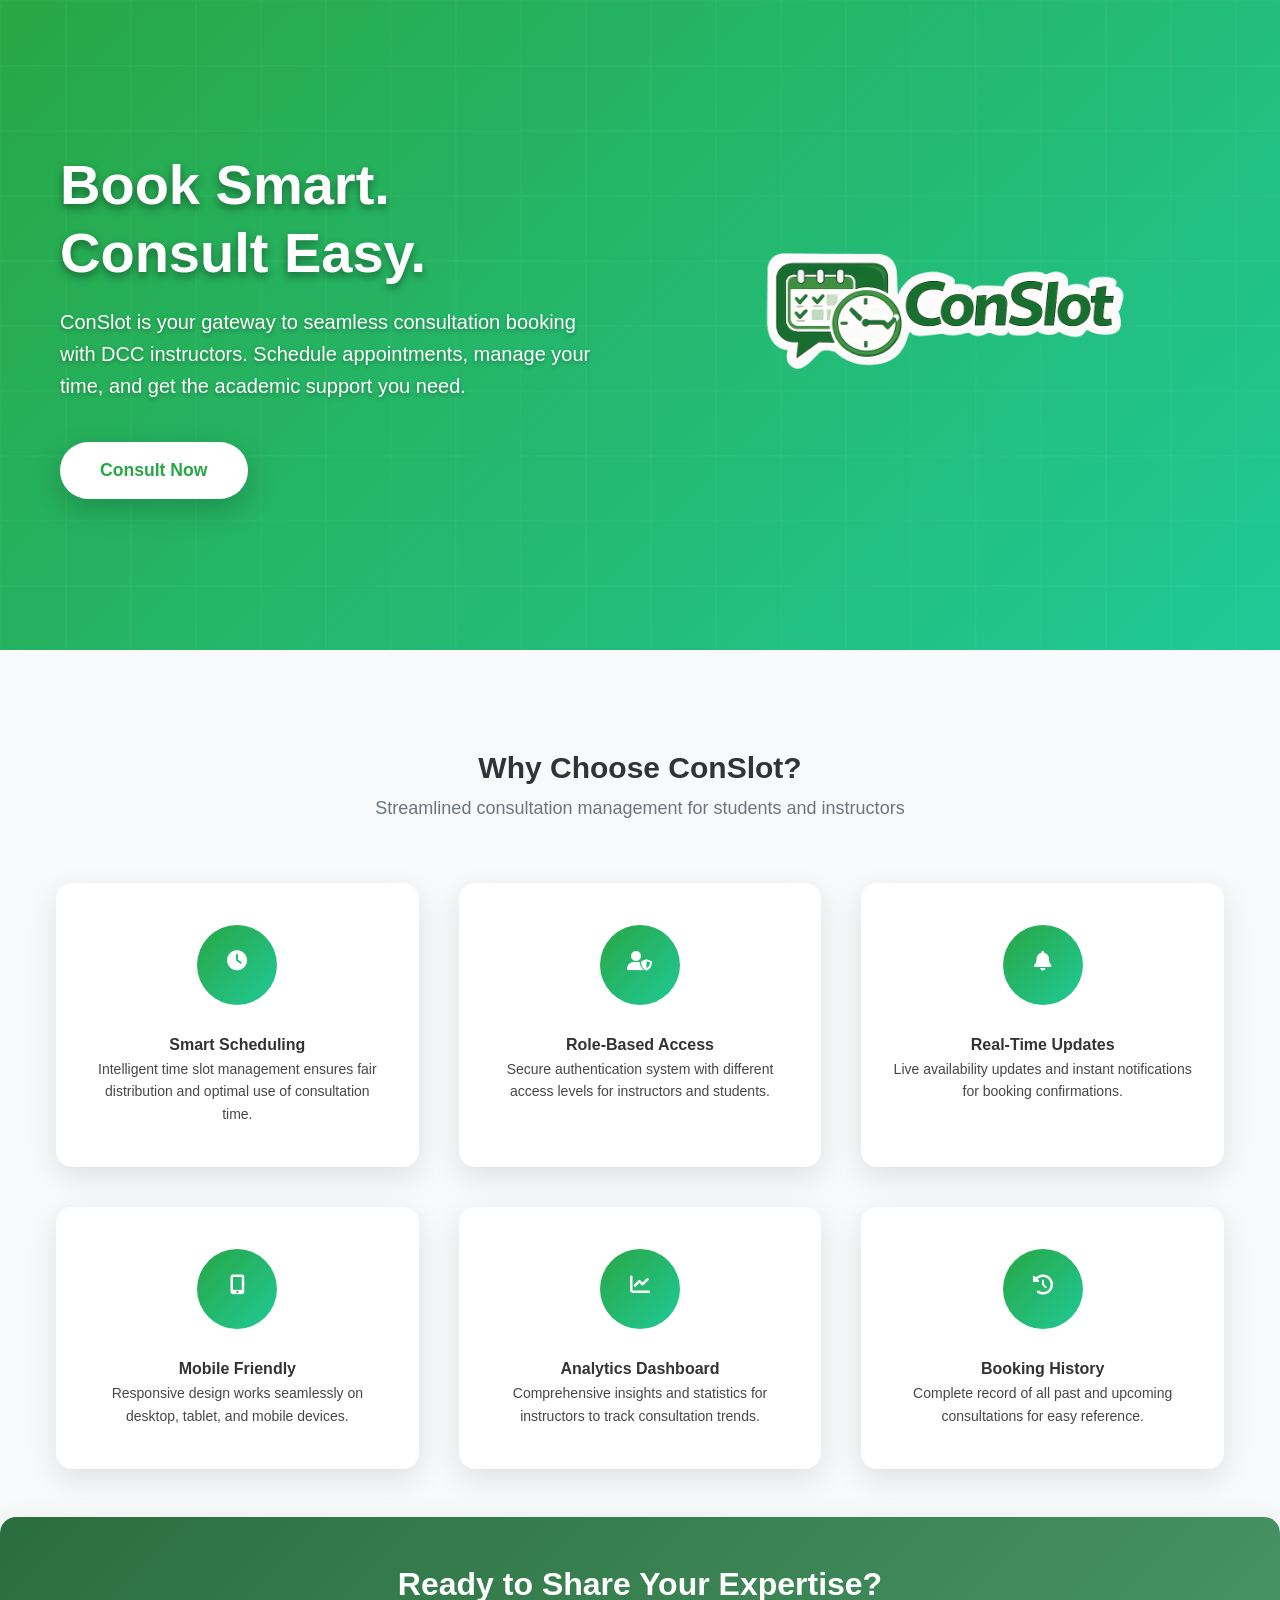
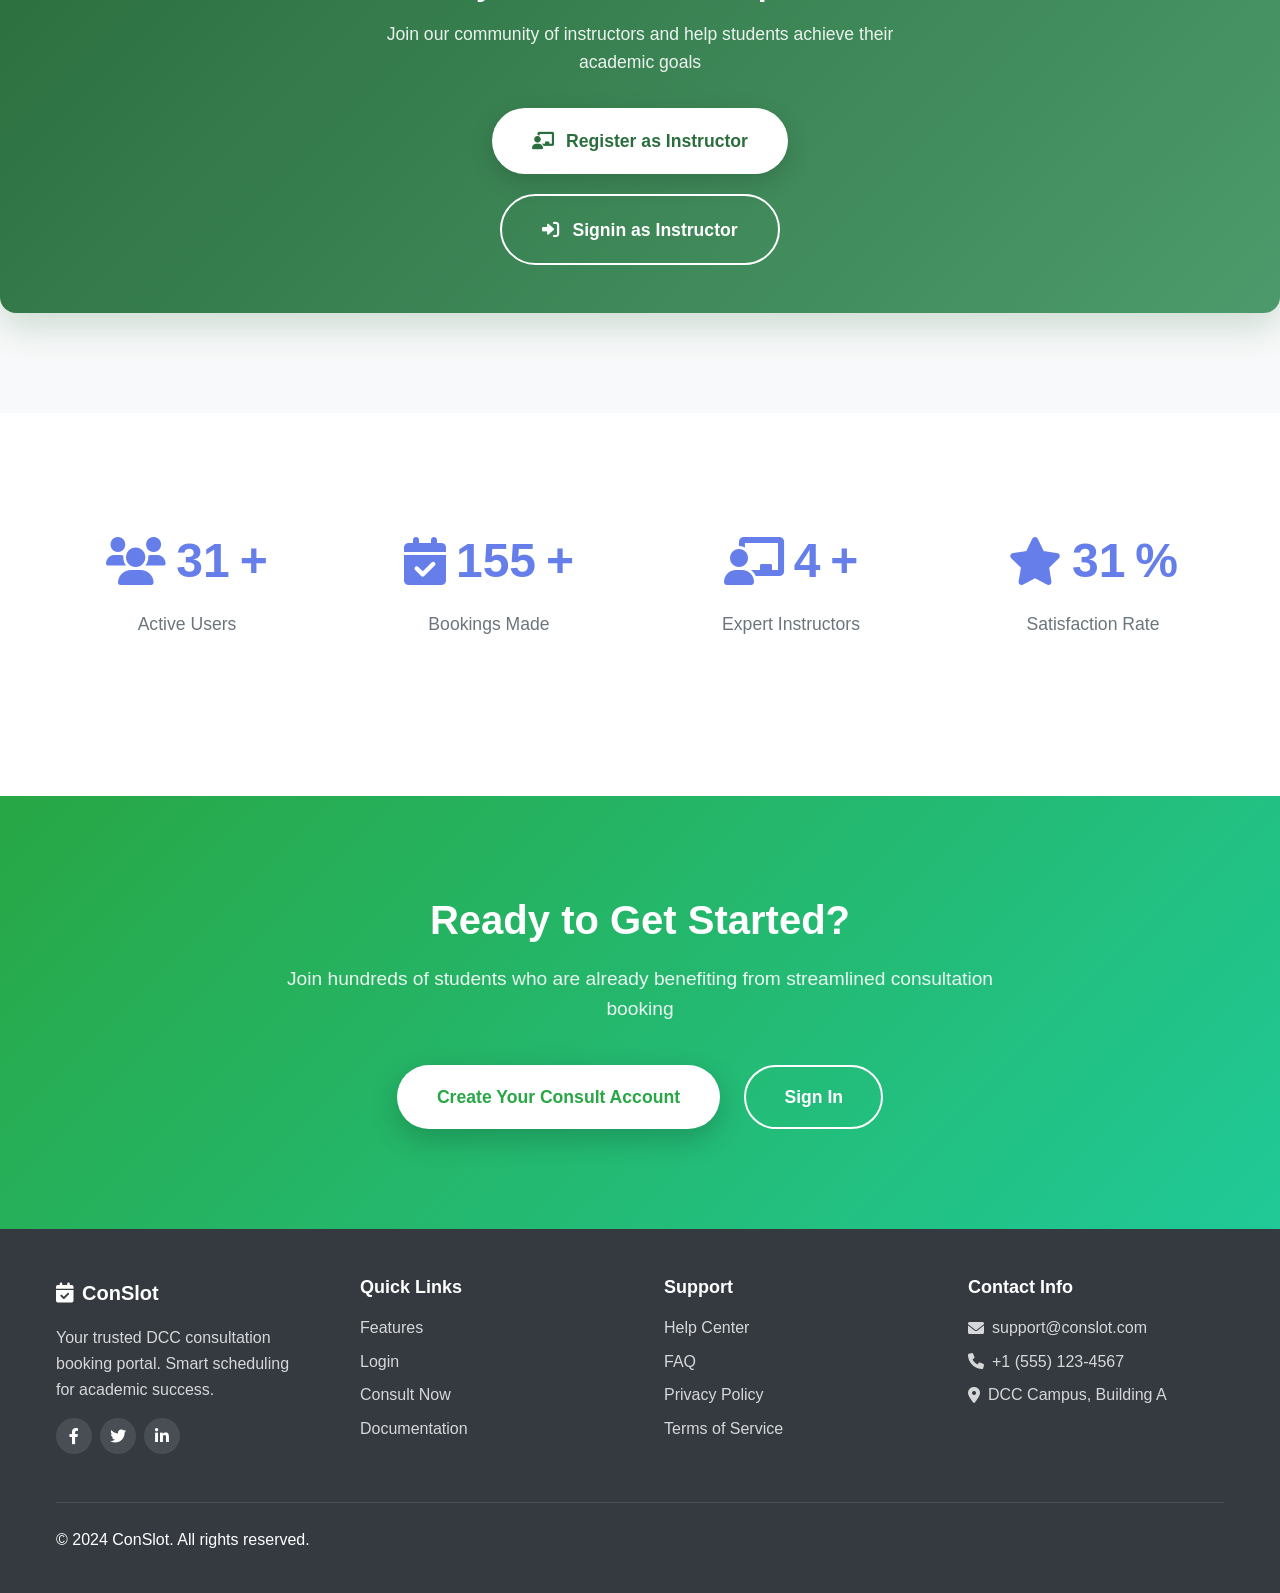
<file: index.html>
<!DOCTYPE html>
<html lang="en">
<head>
    <meta charset="UTF-8">
    <meta name="viewport" content="width=device-width, initial-scale=1.0">
    <title>ConSlot</title>
    <meta name="description" content="Book Smart. Consult Easy. Your gateway to seamless DCC consultation booking with expert instructors.">
    <meta name="keywords" content="consultation, booking, DCC, education, appointments, scheduling">
    <meta name="author" content="ConSlot Team">
    
    <!-- Open Graph Meta Tags -->
    <meta property="og:title" content="ConSlot - DCC Consultation Booking Portal">
    <meta property="og:description" content="Book Smart. Consult Easy. Your gateway to seamless DCC consultation booking.">
    <meta property="og:type" content="website">
    <meta property="og:url" content="https://yourdomain.com">
    
    <!-- Favicon -->
    <link rel="icon" type="image/png" href="img/conslot.png">
    
    <!-- CSS -->
    <link rel="stylesheet" href="css/style.css">
    <link rel="stylesheet" href="https://cdnjs.cloudflare.com/ajax/libs/font-awesome/6.0.0/css/all.min.css">
    
    <style>
        /* Additional landing page styles */
        .hero {
            background: linear-gradient(135deg, #28a745 0%, #20c997 100%);
            color: white;
            padding: 100px 0;
            position: relative;
            overflow: hidden;
            text-shadow: 0 2px 4px rgba(0,0,0,0.3);
        }
        
        .hero::before {
            content: '';
            position: absolute;
            top: 0;
            left: 0;
            right: 0;
            bottom: 0;
            background: url('data:image/svg+xml,<svg xmlns="http://www.w3.org/2000/svg" viewBox="0 0 100 100"><defs><pattern id="grid" width="10" height="10" patternUnits="userSpaceOnUse"><path d="M 10 0 L 0 0 0 10" fill="none" stroke="rgba(255,255,255,0.1)" stroke-width="0.5"/></pattern></defs><rect width="100" height="100" fill="url(%23grid)"/></svg>');
            opacity: 0.3;
        }
        
        .hero-content {
            position: relative;
            z-index: 2;
            max-width: 1200px;
            margin: 0 auto;
            padding: 0 20px;
            display: grid;
            grid-template-columns: 1fr 1fr;
            gap: 60px;
            align-items: center;
        }
        
        .hero-text h1 {
            font-size: 3.5rem;
            font-weight: 700;
            margin-bottom: 20px;
            line-height: 1.2;
            animation: fadeInUp 0.8s ease-out;
            color: #ffffff;
            text-shadow: 0 4px 8px rgba(0,0,0,0.4);
        }
        
        .hero-text p {
            font-size: 1.25rem;
            margin-bottom: 40px;
            opacity: 1;
            animation: fadeInUp 0.8s ease-out 0.2s both;
            color: #ffffff;
            text-shadow: 0 2px 4px rgba(0,0,0,0.3);
            font-weight: 500;
        }
        
        .hero-actions {
            display: flex;
            gap: 20px;
            flex-wrap: wrap;
            animation: fadeInUp 0.8s ease-out 0.4s both;
        }
        
        .hero-image {
            display: flex;
            flex-direction: column;
            justify-content: center;
            align-items: center;
            gap: 30px;
            animation: fadeInRight 0.8s ease-out 0.6s both;
        }
        
        .hero-image img {
            max-width: 100%;
            height: auto;
        }
        
        .conslot-logo {
            width: 450px;
            animation: float 3s ease-in-out infinite;
        }
        
        .features {
            padding: 100px 0;
            background: #f8f9fa;
            color: #333333;
        }
        
        .features-grid {
            display: grid;
            grid-template-columns: repeat(auto-fit, minmax(300px, 1fr));
            gap: 40px;
            margin-top: 60px;
        }
        
        .feature-card {
            background: white;
            padding: 40px 30px;
            border-radius: 16px;
            text-align: center;
            box-shadow: 0 10px 30px rgba(0,0,0,0.1);
            transition: all 0.3s ease;
            border: 2px solid transparent;
            color: #333333;
        }
        
        .feature-card:hover {
            transform: translateY(-10px);
            box-shadow: 0 20px 40px rgba(0,0,0,0.15);
            border-color: #667eea;
        }
        
        .feature-icon {
            width: 80px;
            height: 80px;
            margin: 0 auto 30px;
            background: linear-gradient(135deg, #28a745, #20c997);
            border-radius: 50%;
            display: flex;
            align-items: center;
            justify-content: center;
            font-size: 2rem;
            color: white;
            transition: transform 0.3s ease;
        }
        
        .feature-card:hover .feature-icon {
            transform: scale(1.1);
        }
        
        .stats {
            padding: 80px 0;
            background: white;
        }
        
        .stats-grid {
            display: grid;
            grid-template-columns: repeat(auto-fit, minmax(200px, 1fr));
            gap: 40px;
            text-align: center;
        }
        
        .stat-item {
            padding: 30px 20px;
        }
        
        .stat-number {
            font-size: 3rem;
            font-weight: 700;
            color: #667eea;
            margin-bottom: 10px;
            display: flex;
            align-items: center;
            justify-content: center;
            gap: 10px;
        }
        
        .stat-label {
            font-size: 1.1rem;
            color: #6c757d;
            font-weight: 500;
        }
        
        .cta {
            padding: 100px 0;
            background: linear-gradient(135deg, #28a745 0%, #20c997 100%);
            color: white;
            text-align: center;
        }
        
        .cta-content {
            max-width: 800px;
            margin: 0 auto;
            padding: 0 20px;
        }
        
        .cta h2 {
            font-size: 2.5rem;
            margin-bottom: 20px;
        }
        
        .cta p {
            font-size: 1.2rem;
            margin-bottom: 40px;
            opacity: 0.9;
        }
        
        .btn-cta {
            background: white;
            color: #28a745;
            padding: 18px 40px;
            font-size: 1.1rem;
            font-weight: 600;
            border: none;
            border-radius: 50px;
            text-decoration: none;
            display: inline-block;
            transition: all 0.3s ease;
            box-shadow: 0 10px 30px rgba(0,0,0,0.2);
        }
        
        .btn-cta:hover {
            transform: translateY(-3px);
            box-shadow: 0 15px 40px rgba(0,0,0,0.3);
            text-decoration: none;
            color: #20c997;
        }
        
        .btn-instructor-register {
            background: transparent;
            color: white;
            border: 2px solid white;
            padding: 16px 38px;
            font-size: 1.1rem;
            font-weight: 600;
            border-radius: 50px;
            text-decoration: none;
            display: inline-flex;
            align-items: center;
            gap: 10px;
            transition: all 0.3s ease;
            margin-left: 20px;
        }
        
        .btn-instructor-register:hover {
            background: white;
            color: #2b6e3e;
            transform: translateY(-3px);
            text-decoration: none;
        }
        
        .btn-secondary {
            background: transparent;
            color: white;
            border: 2px solid white;
            padding: 16px 38px;
            font-size: 1.1rem;
            font-weight: 600;
            border-radius: 50px;
            text-decoration: none;
            display: inline-block;
            transition: all 0.3s ease;
            margin-left: 20px;
        }
        
        .btn-secondary:hover {
            background: white;
            color: #667eea;
            text-decoration: none;
            transform: translateY(-3px);
        }
        
        /* Instructor CTA in Features Section */
        .instructor-cta-features {
            background: linear-gradient(135deg, #2b6e3e 0%, #4c9a6b 100%);
            margin: 3rem 0 0;
            padding: 3rem 2rem;
            border-radius: var(--radius-xl);
            text-align: center;
            box-shadow: 0 15px 35px rgba(43, 110, 62, 0.2);
        }
        
        .instructor-cta-features .cta-content {
            max-width: 600px;
            margin: 0 auto;
        }
        
        .instructor-cta-features h3 {
            color: white;
            font-size: 2rem;
            font-weight: 700;
            margin-bottom: 1rem;
        }
        
        .instructor-cta-features p {
            color: rgba(255, 255, 255, 0.9);
            font-size: 1.1rem;
            margin-bottom: 2rem;
            font-weight: 500;
        }
        
        .btn-instructor-features {
            background: white;
            color: #2b6e3e;
            padding: 1.2rem 2.5rem;
            font-size: 1.1rem;
            font-weight: 600;
            border: none;
            border-radius: 50px;
            text-decoration: none;
            display: inline-flex;
            align-items: center;
            gap: 12px;
            transition: all 0.3s ease;
            box-shadow: 0 8px 25px rgba(0, 0, 0, 0.15);
        }
        
        .btn-instructor-features:hover {
            transform: translateY(-3px);
            box-shadow: 0 12px 35px rgba(0, 0, 0, 0.25);
            text-decoration: none;
        }
        
        .cta-buttons {
            display: flex;
            gap: 20px;
            justify-content: center;
            flex-wrap: wrap;
        }
        
        .btn-signin-features {
            background: transparent;
            color: white;
            border: 2px solid white;
            padding: 1.2rem 2.5rem;
            font-size: 1.1rem;
            font-weight: 600;
            border-radius: 50px;
            text-decoration: none;
            display: inline-flex;
            align-items: center;
            gap: 12px;
            transition: all 0.3s ease;
        }
        
        .btn-signin-features:hover {
            background: white;
            color: #2b6e3e;
            transform: translateY(-3px);
            text-decoration: none;
        }
        
        @keyframes fadeInUp {
            from {
                opacity: 0;
                transform: translateY(30px);
            }
            to {
                opacity: 1;
                transform: translateY(0);
            }
        }
        
        @keyframes fadeInRight {
            from {
                opacity: 0;
                transform: translateX(30px);
            }
            to {
                opacity: 1;
                transform: translateX(0);
            }
        }
        
        @keyframes float {
            0%, 100% {
                transform: translateY(0);
            }
            50% {
                transform: translateY(-20px);
            }
        }
        
        /* Modal Styles */
        .modal {
            display: none;
            position: fixed;
            z-index: 1000;
            left: 0;
            top: 0;
            width: 100%;
            height: 100%;
            background-color: rgba(0, 0, 0, 0.5);
            animation: fadeIn 0.3s ease;
            justify-content: center;
            align-items: center;
        }
        
        .modal.show {
            display: flex;
        }
        
        .modal-content {
            background: white;
            margin: 10% auto;
            padding: 0;
            border-radius: 16px;
            width: 90%;
            max-width: 500px;
            box-shadow: 0 20px 60px rgba(0, 0, 0, 0.3);
            animation: slideIn 0.3s ease;
        }
        
        .modal-header {
            background: linear-gradient(135deg, #28a745 0%, #20c997 100%);
            color: white;
            padding: 25px 30px;
            border-radius: 16px 16px 0 0;
            display: flex;
            justify-content: space-between;
            align-items: center;
        }
        
        .modal-header h3 {
            margin: 0;
            font-size: 1.5rem;
            font-weight: 600;
        }
        
        .close-btn {
            background: none;
            border: none;
            color: white;
            font-size: 2rem;
            cursor: pointer;
            opacity: 0.8;
            transition: opacity 0.3s ease;
            padding: 0;
            width: 30px;
            height: 30px;
            display: flex;
            align-items: center;
            justify-content: center;
        }
        
        .close-btn:hover {
            opacity: 1;
        }
        
        .modal-body {
            padding: 40px 30px;
            text-align: center;
        }
        
        .modal-body p {
            font-size: 1.2rem;
            margin-bottom: 30px;
            color: #333;
            font-weight: 500;
        }
        
        .modal-actions {
            display: flex;
            gap: 20px;
            justify-content: center;
            flex-wrap: wrap;
        }
        
        .modal-actions .btn {
            padding: 15px 30px;
            font-size: 1rem;
            font-weight: 600;
            border-radius: 50px;
            text-decoration: none;
            cursor: pointer;
            transition: all 0.3s ease;
            border: none;
            display: inline-flex;
            align-items: center;
            gap: 10px;
            min-width: 180px;
            justify-content: center;
        }
        
        .modal-actions .btn-primary {
            background: linear-gradient(135deg, #28a745 0%, #20c997 100%);
            color: white;
            box-shadow: 0 10px 30px rgba(40, 167, 69, 0.3);
        }
        
        .modal-actions .btn-primary:hover {
            transform: translateY(-3px);
            box-shadow: 0 15px 40px rgba(40, 167, 69, 0.4);
        }
        
        .modal-actions .btn-secondary {
            background: white;
            color: #28a745;
            border: 2px solid #28a745;
        }
        
        .modal-actions .btn-secondary:hover {
            background: #28a745;
            color: white;
            transform: translateY(-3px);
        }
        
        /* Modal Form Styles */
        .modal-large {
            max-width: 600px;
            width: 95%;
        }
        
        .modal-body {
            padding: 40px 30px;
            text-align: left;
        }
        
        .form-row {
            display: grid;
            grid-template-columns: 1fr 1fr 1fr;
            gap: 15px;
            margin-bottom: 20px;
        }
        
        .form-group {
            margin-bottom: 20px;
        }
        
        .form-label {
            display: flex;
            align-items: center;
            gap: 8px;
            margin-bottom: 8px;
            font-weight: 600;
            color: #374151;
            font-size: 0.9rem;
        }
        
        .form-label i {
            width: 20px;
            height: 20px;
            background: linear-gradient(135deg, #28a745, #20c997);
            border-radius: 6px;
            display: flex;
            align-items: center;
            justify-content: center;
            color: white;
            font-size: 0.75rem;
        }
        
        .form-control {
            width: 100%;
            padding: 12px 15px;
            border: 2px solid #e5e7eb;
            border-radius: 10px;
            font-size: 0.95rem;
            transition: all 0.3s ease;
            background: #f9fafb;
            color: #1f2937;
            font-weight: 500;
        }
        
        .form-control:focus {
            outline: none;
            border-color: #28a745;
            background: white;
            box-shadow: 0 0 0 3px rgba(40, 167, 69, 0.1);
            transform: translateY(-1px);
        }
        
        .form-control::placeholder {
            color: #9ca3af;
            font-weight: 400;
        }
        
        .password-input-group {
            position: relative;
        }
        
        .password-toggle {
            position: absolute;
            right: 15px;
            top: 50%;
            transform: translateY(-50%);
            background: none;
            border: none;
            color: #6b7280;
            cursor: pointer;
            padding: 5px;
            border-radius: 6px;
            transition: all 0.3s ease;
            font-size: 0.9rem;
        }
        
        .password-toggle:hover {
            color: #28a745;
            background: rgba(40, 167, 69, 0.1);
        }
        
        .password-strength {
            margin-top: 8px;
            display: none;
        }
        
        .strength-bar {
            height: 3px;
            border-radius: 2px;
            margin-bottom: 5px;
            transition: all 0.3s ease;
            background: #e5e7eb;
        }
        
        .strength-text {
            font-size: 0.7rem;
            font-weight: 500;
            color: #6b7280;
        }
        
        .strength-weak .strength-bar {
            background: #ef4444;
            width: 20%;
        }
        
        .strength-fair .strength-bar {
            background: #f59e0b;
            width: 40%;
        }
        
        .strength-good .strength-bar {
            background: #eab308;
            width: 60%;
        }
        
        .strength-strong .strength-bar {
            background: #10b981;
            width: 80%;
        }
        
        .strength-very-strong .strength-bar {
            background: #06b6d4;
            width: 100%;
        }
        
        .form-options {
            margin-bottom: 25px;
            display: flex;
            justify-content: space-between;
            align-items: center;
            flex-wrap: wrap;
            gap: 10px;
        }
        
        .checkbox-label {
            display: flex;
            align-items: flex-start;
            gap: 10px;
            font-size: 0.85rem;
            color: #4b5563;
            cursor: pointer;
            line-height: 1.4;
            font-weight: 500;
            margin: 0;
        }
        
        .checkbox-label input[type="checkbox"] {
            width: 1rem;
            height: 1rem;
            accent-color: #28a745;
            cursor: pointer;
            margin-top: 2px;
            flex-shrink: 0;
        }
        
        .checkbox-label a {
            color: #28a745;
            text-decoration: none;
            font-weight: 600;
            transition: all 0.3s ease;
        }
        
        .checkbox-label a:hover {
            text-decoration: underline;
        }
        
        .forgot-password {
            color: #28a745;
            text-decoration: none;
            font-size: 0.85rem;
            font-weight: 600;
            transition: all 0.3s ease;
        }
        
        .forgot-password:hover {
            text-decoration: underline;
        }
        
        .form-actions {
            display: flex;
            flex-direction: column;
            gap: 15px;
        }
        
        .btn-full {
            width: 100%;
            padding: 15px 20px;
            font-size: 1rem;
            font-weight: 600;
            border-radius: 10px;
            text-decoration: none;
            cursor: pointer;
            transition: all 0.3s ease;
            border: none;
            display: flex;
            align-items: center;
            justify-content: center;
            gap: 10px;
        }
        
        .btn-full.btn-primary {
            background: linear-gradient(135deg, #28a745, #20c997);
            color: white;
            box-shadow: 0 10px 25px rgba(40, 167, 69, 0.3);
        }
        
        .btn-full.btn-primary:hover {
            transform: translateY(-2px);
            box-shadow: 0 15px 35px rgba(40, 167, 69, 0.4);
        }
        
        .btn-full.btn-secondary {
            background: white;
            color: #28a745;
            border: 2px solid #28a745;
        }
        
        .btn-full.btn-secondary:hover {
            background: #28a745;
            color: white;
            transform: translateY(-2px);
        }
        
        @media (max-width: 768px) {
            .form-row {
                grid-template-columns: 1fr;
                gap: 15px;
            }
            
            .modal-large {
                max-width: 95%;
                margin: 5% auto;
            }
            
            .modal-body {
                padding: 30px 20px;
            }
        }
        
        .modal-actions .btn-secondary {
            background: #f8f9fa;
            color: #333;
            border: 2px solid #e9ecef;
            box-shadow: 0 5px 20px rgba(0, 0, 0, 0.1);
        }
        
        .modal-actions .btn-secondary:hover {
            background: #e9ecef;
            transform: translateY(-2px);
            box-shadow: 0 8px 25px rgba(0, 0, 0, 0.15);
        }
        
        @keyframes fadeIn {
            from { opacity: 0; }
            to { opacity: 1; }
        }
        
        @keyframes slideIn {
            from {
                transform: translateY(-50px);
                opacity: 0;
            }
            to {
                transform: translateY(0);
                opacity: 1;
            }
        }
        
        @media (max-width: 768px) {
            .hero-content {
                grid-template-columns: 1fr;
                text-align: center;
            }
            
            .hero-text h1 {
                font-size: 2.5rem;
            }
            
            .hero-actions {
                justify-content: center;
            }
            
            .hero-image i {
                font-size: 8rem;
            }
            
            .features-grid {
                grid-template-columns: 1fr;
            }
            
            .stats-grid {
                grid-template-columns: repeat(2, 1fr);
            }
            
            .btn-secondary {
                margin-left: 0;
                margin-top: 20px;
            }
        }
    </style>
</head>
<body>
    <!-- Hero Section -->
    <section class="hero">
        <div class="hero-content">
            <div class="hero-text">
                <h1>Book Smart.<br>Consult Easy.</h1>
                <p>ConSlot is your gateway to seamless consultation booking with DCC instructors. Schedule appointments, manage your time, and get the academic support you need.</p>
                <div class="hero-actions">
                    <button onclick="showRegistrationModal()" class="btn-cta">Consult Now</button>
                </div>
            </div>
            <div class="hero-image">
                <img src="img/conslot-w-word-lg.png" alt="ConSlot Logo" class="conslot-logo">
            </div>
        </div>
    </section>

    <!-- Registration Modal -->
    <div id="registrationModal" class="modal">
        <div class="modal-content">
            <div class="modal-header">
                <h3>Welcome to ConSlot!</h3>
                <button class="close-btn" onclick="closeRegistrationModal()">&times;</button>
            </div>
            <div class="modal-body" id="modalBody">
                <!-- Initial choice screen -->
                <div id="choiceScreen">
                    <p>Do you already have an account with ConSlot?</p>
                    <div class="modal-actions">
                        <button onclick="showLoginScreen()" class="btn btn-primary">
                            <i class="fas fa-sign-in-alt"></i>
                            Yes, I have an account
                        </button>
                        <button onclick="showRegisterScreen()" class="btn btn-secondary">
                            <i class="fas fa-user-plus"></i>
                            No, I need to register
                        </button>
                    </div>
                </div>
                
                <!-- Registration form screen (hidden by default) -->
                <div id="registerScreen" style="display: none;">
                    <form id="registerModalForm" method="POST" action="auth/register.php">
                        <input type="hidden" name="csrf_token" value="">
                        <input type="hidden" name="role" value="student">
                        
                        <div class="form-row">
                            <div class="form-group">
                                <label for="firstName" class="form-label">
                                    <i class="fas fa-user"></i>
                                    First Name
                                </label>
                                <input 
                                    type="text" 
                                    id="firstName" 
                                    name="first_name" 
                                    class="form-control" 
                                    placeholder="Enter your first name"
                                    required
                                    autocomplete="given-name"
                                >
                            </div>
                            
                            <div class="form-group">
                                <label for="middleName" class="form-label">
                                    <i class="fas fa-user"></i>
                                    Middle Name
                                </label>
                                <input 
                                    type="text" 
                                    id="middleName" 
                                    name="middle_name" 
                                    class="form-control" 
                                    placeholder="Enter your middle name (optional)"
                                    autocomplete="additional-name"
                                >
                            </div>
                            
                            <div class="form-group">
                                <label for="lastName" class="form-label">
                                    <i class="fas fa-user"></i>
                                    Last Name
                                </label>
                                <input 
                                    type="text" 
                                    id="lastName" 
                                    name="last_name" 
                                    class="form-control" 
                                    placeholder="Enter your last name"
                                    required
                                    autocomplete="family-name"
                                >
                            </div>
                        </div>
                        
                        <div class="form-group">
                            <label for="email" class="form-label">
                                <i class="fas fa-envelope"></i>
                                Email Address
                            </label>
                            <input 
                                type="email" 
                                id="email" 
                                name="email" 
                                class="form-control" 
                                placeholder="Enter your email"
                                required
                                autocomplete="email"
                            >
                        </div>
                        
                        <div class="form-group">
                            <label for="password" class="form-label">
                                <i class="fas fa-lock"></i>
                                Password
                            </label>
                            <div class="password-input-group">
                                <input 
                                    type="password" 
                                    id="password" 
                                    name="password" 
                                    class="form-control" 
                                    placeholder="Create a password"
                                    required
                                    autocomplete="new-password"
                                    minlength="6"
                                >
                                <button type="button" class="password-toggle" onclick="togglePassword('password')">
                                    <i class="fas fa-eye"></i>
                                </button>
                            </div>
                            <div class="password-strength" id="passwordStrength"></div>
                        </div>
                        
                        <div class="form-group">
                            <label for="confirm_password" class="form-label">
                                <i class="fas fa-lock"></i>
                                Confirm Password
                            </label>
                            <div class="password-input-group">
                                <input 
                                    type="password" 
                                    id="confirm_password" 
                                    name="confirm_password" 
                                    class="form-control" 
                                    placeholder="Confirm your password"
                                    required
                                    autocomplete="new-password"
                                    minlength="6"
                                >
                                <button type="button" class="password-toggle" onclick="togglePassword('confirm_password')">
                                    <i class="fas fa-eye"></i>
                                </button>
                            </div>
                        </div>
                        
                        <div class="form-options">
                            <label class="checkbox-label">
                                <input type="checkbox" name="terms" required>
                                <span class="checkmark"></span>
                                I agree to <a href="#" onclick="showTerms(); return false;">Terms of Service</a> and <a href="#" onclick="showPrivacy(); return false;">Privacy Policy</a>
                            </label>
                        </div>
                        
                        <div class="form-actions">
                            <button type="submit" class="btn btn-primary btn-full" id="submitBtn">
                                <i class="fas fa-user-plus"></i>
                                Create Account
                            </button>
                            <button type="button" class="btn btn-secondary btn-full" onclick="showChoiceScreen()">
                                <i class="fas fa-arrow-left"></i>
                                Back
                            </button>
                        </div>
                    </form>
                </div>
            </div>
        </div>
    </div>

    <!-- Login Modal -->
    <div id="loginModal" class="modal">
        <div class="modal-content">
            <div class="modal-header">
                <h3>Sign In to ConSlot</h3>
                <button class="close-btn" onclick="closeLoginModal()">&times;</button>
            </div>
            <div class="modal-body">
                <form id="loginModalForm" method="POST" action="auth/login.php">
                    <input type="hidden" name="csrf_token" value="">
                    <input type="hidden" name="user_type" value="student">
                    
                    <div class="form-group">
                        <label for="loginEmail" class="form-label">
                            <i class="fas fa-envelope"></i>
                            Email Address
                        </label>
                        <input 
                            type="email" 
                            id="loginEmail" 
                            name="email" 
                            class="form-control" 
                            placeholder="Enter your email"
                            required
                            autocomplete="email"
                        >
                    </div>
                    
                    <div class="form-group">
                        <label for="loginPassword" class="form-label">
                            <i class="fas fa-lock"></i>
                            Password
                        </label>
                        <div class="password-input-group">
                            <input 
                                type="password" 
                                id="loginPassword" 
                                name="password" 
                                class="form-control" 
                                placeholder="Enter your password"
                                required
                                autocomplete="current-password"
                            >
                            <button type="button" class="password-toggle" onclick="togglePassword('loginPassword')">
                                <i class="fas fa-eye"></i>
                            </button>
                        </div>
                    </div>
                    
                    <div class="form-options">
                        <label class="checkbox-label">
                            <input type="checkbox" name="remember" id="rememberMe">
                            <span class="checkmark"></span>
                            Remember me for 30 days
                        </label>
                        <a href="#" class="forgot-password">Forgot password?</a>
                    </div>
                    
                    <div class="form-actions">
                        <button type="submit" class="btn btn-primary btn-full">
                            <i class="fas fa-sign-in-alt"></i>
                            Sign In
                        </button>
                        <button type="button" class="btn btn-secondary btn-full" onclick="showInstructorLoginModal()">
                            <i class="fas fa-user-plus"></i>
                            Need an account? Register
                        </button>
                    </div>
                </form>
            </div>
        </div>
    </div>

    <!-- Instructor Login Modal -->
    <div id="instructorLoginModal" class="modal">
        <div class="modal-content">
            <div class="modal-header">
                <h3>Sign In to ConSlot</h3>
                <button class="close-btn" onclick="closeInstructorLoginModal()">&times;</button>
            </div>
            <div class="modal-body">
                <form id="instructorLoginForm" method="POST" action="auth/login.php">
                    <input type="hidden" name="csrf_token" value="">
                    <input type="hidden" name="user_type" value="instructor">
                    
                    <div class="form-group">
                        <label for="instructorLoginEmail" class="form-label">
                            <i class="fas fa-envelope"></i>
                            Email Address
                        </label>
                        <input 
                            type="email" 
                            id="instructorLoginEmail" 
                            name="email" 
                            class="form-control" 
                            placeholder="Enter your email"
                            required
                            autocomplete="email"
                        >
                    </div>
                    
                    <div class="form-group">
                        <label for="instructorLoginPassword" class="form-label">
                            <i class="fas fa-lock"></i>
                            Password
                        </label>
                        <div class="password-input-group">
                            <input 
                                type="password" 
                                id="instructorLoginPassword" 
                                name="password" 
                                class="form-control" 
                                placeholder="Enter your password"
                                required
                                autocomplete="current-password"
                            >
                            <button type="button" class="password-toggle" onclick="togglePassword('instructorLoginPassword')">
                                <i class="fas fa-eye"></i>
                            </button>
                        </div>
                    </div>
                    
                    <div class="form-options">
                        <label class="checkbox-label">
                            <input type="checkbox" name="remember" id="instructorRememberMe">
                            <span class="checkmark"></span>
                            Remember me for 30 days
                        </label>
                        <a href="#" class="forgot-password">Forgot password?</a>
                    </div>
                    
                    <div class="form-actions">
                        <button type="submit" class="btn btn-primary btn-full">
                            <i class="fas fa-sign-in-alt"></i>
                            Sign In
                        </button>
                        <button type="button" class="btn btn-secondary btn-full" onclick="showInstructorRegisterModal()">
                            <i class="fas fa-user-plus"></i>
                            Need an account? Register
                        </button>
                    </div>
                </form>
            </div>
        </div>
    </div>

    <!-- Instructor Registration Modal -->
    <div id="instructorRegisterModal" class="modal">
        <div class="modal-content">
            <div class="modal-header">
                <h3>Create Your ConSlot Account</h3>
                <button class="close-btn" onclick="closeInstructorRegisterModal()">&times;</button>
            </div>
            <div class="modal-body">
                <form id="instructorRegisterModalForm" method="POST" action="auth/register.php">
                    <input type="hidden" name="csrf_token" value="">
                    <input type="hidden" name="role" value="instructor">
                    <input type="hidden" name="user_type" value="instructor">
                    
                    <div class="form-row">
                        <div class="form-group">
                            <label for="instructorFirstName" class="form-label">
                                <i class="fas fa-user"></i>
                                First Name
                            </label>
                            <input 
                                type="text" 
                                id="instructorFirstName" 
                                name="first_name" 
                                class="form-control" 
                                placeholder="Enter your first name"
                                required
                                autocomplete="given-name"
                            >
                        </div>
                        
                        <div class="form-group">
                            <label for="instructorMiddleName" class="form-label">
                                <i class="fas fa-user"></i>
                                Middle Name
                            </label>
                            <input 
                                type="text" 
                                id="instructorMiddleName" 
                                name="middle_name" 
                                class="form-control" 
                                placeholder="Enter your middle name (optional)"
                                autocomplete="additional-name"
                            >
                        </div>
                        
                        <div class="form-group">
                            <label for="instructorLastName" class="form-label">
                                <i class="fas fa-user"></i>
                                Last Name
                            </label>
                            <input 
                                type="text" 
                                id="instructorLastName" 
                                name="last_name" 
                                class="form-control" 
                                placeholder="Enter your last name"
                                required
                                autocomplete="family-name"
                            >
                        </div>
                    </div>
                    
                    <div class="form-group">
                        <label for="instructorEmail" class="form-label">
                            <i class="fas fa-envelope"></i>
                            Email Address
                        </label>
                        <input 
                            type="email" 
                            id="instructorEmail" 
                            name="email" 
                            class="form-control" 
                            placeholder="Enter your email"
                            required
                            autocomplete="email"
                        >
                    </div>
                    
                    <div class="form-group">
                        <label for="instructorPassword" class="form-label">
                            <i class="fas fa-lock"></i>
                            Password
                        </label>
                        <div class="password-input-group">
                            <input 
                                type="password" 
                                id="instructorPassword" 
                                name="password" 
                                class="form-control" 
                                placeholder="Create a password"
                                required
                                autocomplete="new-password"
                                minlength="6"
                            >
                            <button type="button" class="password-toggle" onclick="togglePassword('instructorPassword')">
                                <i class="fas fa-eye"></i>
                            </button>
                        </div>
                        <div class="password-strength" id="instructorPasswordStrength"></div>
                    </div>
                    
                    <div class="form-group">
                        <label for="instructorConfirmPassword" class="form-label">
                            <i class="fas fa-lock"></i>
                            Confirm Password
                        </label>
                        <div class="password-input-group">
                            <input 
                                type="password" 
                                id="instructorConfirmPassword" 
                                name="confirm_password" 
                                class="form-control" 
                                placeholder="Confirm your password"
                                required
                                autocomplete="new-password"
                                minlength="6"
                            >
                            <button type="button" class="password-toggle" onclick="togglePassword('instructorConfirmPassword')">
                                <i class="fas fa-eye"></i>
                            </button>
                        </div>
                    </div>
                    
                    <div class="form-options">
                        <label class="checkbox-label">
                            <input type="checkbox" name="terms" required>
                            <span class="checkmark"></span>
                            I agree to <a href="#" onclick="showTerms(); return false;">Terms of Service</a> and <a href="#" onclick="showPrivacy(); return false;">Privacy Policy</a>
                        </label>
                    </div>
                    
                    <div class="form-actions">
                        <button type="submit" class="btn btn-primary btn-full" id="instructorSubmitBtn">
                            <i class="fas fa-user-plus"></i>
                            Create Account
                        </button>
                        <button type="button" class="btn btn-secondary btn-full" onclick="closeInstructorRegisterModal()">
                            <i class="fas fa-arrow-left"></i>
                            Back
                        </button>
                    </div>
                </form>
            </div>
        </div>
    </div>

    <!-- Features Section -->
    <section class="features" id="features">
        <div class="container">
            <div class="section-header">
                <h2>Why Choose ConSlot?</h2>
                <p>Streamlined consultation management for students and instructors</p>
            </div>
            
            <div class="features-grid">
                <div class="feature-card">
                    <div class="feature-icon">
                        <i class="fas fa-clock"></i>
                    </div>
                    <h3>Smart Scheduling</h3>
                    <p>Intelligent time slot management ensures fair distribution and optimal use of consultation time.</p>
                </div>
                
                <div class="feature-card">
                    <div class="feature-icon">
                        <i class="fas fa-user-shield"></i>
                    </div>
                    <h3>Role-Based Access</h3>
                    <p>Secure authentication system with different access levels for instructors and students.</p>
                </div>
                
                <div class="feature-card">
                    <div class="feature-icon">
                        <i class="fas fa-bell"></i>
                    </div>
                    <h3>Real-Time Updates</h3>
                    <p>Live availability updates and instant notifications for booking confirmations.</p>
                </div>
                
                <div class="feature-card">
                    <div class="feature-icon">
                        <i class="fas fa-mobile-alt"></i>
                    </div>
                    <h3>Mobile Friendly</h3>
                    <p>Responsive design works seamlessly on desktop, tablet, and mobile devices.</p>
                </div>
                
                <div class="feature-card">
                    <div class="feature-icon">
                        <i class="fas fa-chart-line"></i>
                    </div>
                    <h3>Analytics Dashboard</h3>
                    <p>Comprehensive insights and statistics for instructors to track consultation trends.</p>
                </div>
                
                <div class="feature-card">
                    <div class="feature-icon">
                        <i class="fas fa-history"></i>
                    </div>
                    <h3>Booking History</h3>
                    <p>Complete record of all past and upcoming consultations for easy reference.</p>
                </div>
            </div>
        </div>
        
        <!-- Instructor CTA -->
        <div class="instructor-cta-features">
            <div class="cta-content">
                <h3>Ready to Share Your Expertise?</h3>
                <p>Join our community of instructors and help students achieve their academic goals</p>
                <div class="cta-buttons">
                    <a href="#" onclick="showInstructorRegisterModal()" class="btn-instructor-features">
                        <i class="fas fa-chalkboard-teacher"></i>
                        Register as Instructor
                    </a>
                    <a href="#" onclick="showInstructorLoginModal()" class="btn-signin-features">
                        <i class="fas fa-sign-in-alt"></i>
                        Signin as Instructor
                    </a>
                </div>
            </div>
        </div>
    </section>

    <!-- Statistics Section -->
    <section class="stats">
        <div class="container">
            <div class="stats-grid">
                <div class="stat-item">
                    <div class="stat-number">
                        <i class="fas fa-users"></i>
                        <span class="counter" data-target="100">0</span>+
                    </div>
                    <div class="stat-label">Active Users</div>
                </div>
                
                <div class="stat-item">
                    <div class="stat-number">
                        <i class="fas fa-calendar-check"></i>
                        <span class="counter" data-target="500">0</span>+
                    </div>
                    <div class="stat-label">Bookings Made</div>
                </div>
                
                <div class="stat-item">
                    <div class="stat-number">
                        <i class="fas fa-chalkboard-teacher"></i>
                        <span class="counter" data-target="10">0</span>+
                    </div>
                    <div class="stat-label">Expert Instructors</div>
                </div>
                
                <div class="stat-item">
                    <div class="stat-number">
                        <i class="fas fa-star"></i>
                        <span class="counter" data-target="98">0</span>%
                    </div>
                    <div class="stat-label">Satisfaction Rate</div>
                </div>
            </div>
        </div>
    </section>

    <!-- CTA Section -->
    <section class="cta">
        <div class="cta-content">
            <h2>Ready to Get Started?</h2>
            <p>Join hundreds of students who are already benefiting from streamlined consultation booking</p>
            <div class="cta-actions">
                <a href="register.html" class="btn-cta">Create Your Consult Account</a>
                <a href="auth/login.php" class="btn-secondary">Sign In</a>
            </div>
        </div>
    </section>

    <!-- Footer -->
    <footer class="footer">
        <div class="container">
            <div class="footer-content">
                <div class="footer-section">
                    <div class="footer-brand">
                        <i class="fas fa-calendar-check"></i>
                        <span>ConSlot</span>
                    </div>
                    <p class="footer-description">
                        Your trusted DCC consultation booking portal. Smart scheduling for academic success.
                    </p>
                    <div class="footer-social">
                        <a href="#" class="social-link" title="Facebook">
                            <i class="fab fa-facebook-f"></i>
                        </a>
                        <a href="#" class="social-link" title="Twitter">
                            <i class="fab fa-twitter"></i>
                        </a>
                        <a href="#" class="social-link" title="LinkedIn">
                            <i class="fab fa-linkedin-in"></i>
                        </a>
                    </div>
                </div>
                
                <div class="footer-section">
                    <h3>Quick Links</h3>
                    <ul class="footer-links">
                        <li><a href="#features">Features</a></li>
                        <li><a href="auth/login.php">Login</a></li>
                        <li><a href="register.html">Consult Now</a></li>
                        <li><a href="README.md">Documentation</a></li>
                    </ul>
                </div>
                
                <div class="footer-section">
                    <h3>Support</h3>
                    <ul class="footer-links">
                        <li><a href="#">Help Center</a></li>
                        <li><a href="#">FAQ</a></li>
                        <li><a href="#">Privacy Policy</a></li>
                        <li><a href="#">Terms of Service</a></li>
                    </ul>
                </div>
                
                <div class="footer-section">
                    <h3>Contact Info</h3>
                    <div class="footer-contact">
                        <div class="contact-item">
                            <i class="fas fa-envelope"></i>
                            <span>support@conslot.com</span>
                        </div>
                        <div class="contact-item">
                            <i class="fas fa-phone"></i>
                            <span>+1 (555) 123-4567</span>
                        </div>
                        <div class="contact-item">
                            <i class="fas fa-map-marker-alt"></i>
                            <span>DCC Campus, Building A</span>
                        </div>
                    </div>
                </div>
            </div>
            
            <div class="footer-bottom">
                <div class="footer-copyright">
                    <p>&copy; 2024 ConSlot. All rights reserved.</p>
                </div>
            </div>
        </div>
    </footer>

    <!-- JavaScript -->
    <script src="js/script.js"></script>
    
    <script>
        // Animated counter for statistics
        function animateCounter() {
            const counters = document.querySelectorAll('.counter');
            
            counters.forEach(counter => {
                const target = parseInt(counter.getAttribute('data-target'));
                const increment = target / 100;
                let current = 0;
                
                const updateCounter = () => {
                    current += increment;
                    if (current < target) {
                        counter.textContent = Math.ceil(current);
                        requestAnimationFrame(updateCounter);
                    } else {
                        counter.textContent = target;
                    }
                };
                
                updateCounter();
            });
        }
        
        // Check if element is in viewport
        function isInViewport(element) {
            const rect = element.getBoundingClientRect();
            return (
                rect.top >= 0 &&
                rect.left >= 0 &&
                rect.bottom <= (window.innerHeight || document.documentElement.clientHeight) &&
                rect.right <= (window.innerWidth || document.documentElement.clientWidth)
            );
        }
        
        // Start counter animation when stats section is visible
        function handleScroll() {
            const statsSection = document.querySelector('.stats');
            if (statsSection && isInViewport(statsSection)) {
                animateCounter();
                window.removeEventListener('scroll', handleScroll);
            }
        }
        
        // Smooth scroll for anchor links
        document.querySelectorAll('a[href^="#"]').forEach(anchor => {
            anchor.addEventListener('click', function (e) {
                const href = this.getAttribute('href');
                // Skip empty anchors and anchors with onclick handlers
                if (href === '#' || this.onclick) {
                    return;
                }
                e.preventDefault();
                const target = document.querySelector(href);
                if (target) {
                    target.scrollIntoView({
                        behavior: 'smooth',
                        block: 'start'
                    });
                }
            });
        });
        
        // Initialize
        window.addEventListener('scroll', handleScroll);
        window.addEventListener('load', handleScroll);
        
        // Modal Functions
        function showRegistrationModal() {
            const modal = document.getElementById('registrationModal');
            modal.classList.add('show');
            document.body.style.overflow = 'hidden';
            // Show choice screen by default
            showChoiceScreen();
        }
        
        function closeRegistrationModal() {
            const modal = document.getElementById('registrationModal');
            modal.classList.remove('show');
            document.body.style.overflow = 'auto';
        }
        
        function showChoiceScreen() {
            document.getElementById('choiceScreen').style.display = 'block';
            document.getElementById('registerScreen').style.display = 'none';
            document.querySelector('.modal-header h3').textContent = 'Welcome to ConSlot!';
        }
        
        function closeLoginModal() {
            const modal = document.getElementById('loginModal');
            if (modal) {
                modal.classList.remove('show');
                document.body.style.overflow = 'auto';
            }
        }
        
        function closeInstructorLoginModal() {
            const modal = document.getElementById('instructorLoginModal');
            if (modal) {
                modal.classList.remove('show');
                document.body.style.overflow = 'auto';
            }
        }
        
        function closeInstructorRegisterModal() {
            const modal = document.getElementById('instructorRegisterModal');
            if (modal) {
                modal.classList.remove('show');
                document.body.style.overflow = 'auto';
            }
        }
        
        function switchToRegister() {
            closeLoginModal();
            showRegistrationModal();
            showRegisterScreen();
        }
        
        function goToLogin() {
            window.location.href = 'auth/login.php';
        }
        
        function goToRegister() {
            showRegistrationModal();
        }
        
        // Generate CSRF token for registration
        function generateCSRFToken() {
            const tokenInputs = document.querySelectorAll('input[name="csrf_token"]');
            tokenInputs.forEach(input => {
                // Generate a random token
                const token = Math.random().toString(36).substring(2, 15) + 
                             Math.random().toString(36).substring(2, 15) +
                             Math.random().toString(36).substring(2, 15);
                input.value = token;
                
                // Also store in session storage for validation
                sessionStorage.setItem('csrf_token', token);
            });
        }

        // Generate CSRF token for login
        function generateLoginCSRFToken() {
            const tokenInput = document.querySelector('#loginModalForm input[name="csrf_token"]');
            if (tokenInput) {
                const token = Math.random().toString(36).substring(2, 15) + 
                             Math.random().toString(36).substring(2, 15) +
                             Math.random().toString(36).substring(2, 15);
                tokenInput.value = token;
                sessionStorage.setItem('login_csrf_token', token);
            }
        }

        // Generate CSRF token for instructor registration
        function generateInstructorCSRFToken() {
            const tokenInput = document.querySelector('#instructorRegisterModalForm input[name="csrf_token"]');
            if (tokenInput) {
                const token = Math.random().toString(36).substring(2, 15) + 
                             Math.random().toString(36).substring(2, 15) +
                             Math.random().toString(36).substring(2, 15);
                tokenInput.value = token;
                sessionStorage.setItem('instructor_csrf_token', token);
            }
        }

        // Generate CSRF token for instructor login
        function generateInstructorLoginCSRFToken() {
            const tokenInput = document.querySelector('#instructorLoginForm input[name="csrf_token"]');
            if (tokenInput) {
                const token = Math.random().toString(36).substring(2, 15) + 
                             Math.random().toString(36).substring(2, 15) +
                             Math.random().toString(36).substring(2, 15);
                tokenInput.value = token;
                sessionStorage.setItem('instructor_login_csrf_token', token);
            }
        }

        // Update modal functions to generate tokens
        function showRegisterScreen() {
            document.getElementById('choiceScreen').style.display = 'none';
            document.getElementById('registerScreen').style.display = 'block';
            document.querySelector('.modal-header h3').textContent = 'Create Your ConSlot Account';
            generateCSRFToken();
        }

        function showLoginScreen() {
            closeRegistrationModal();
            showLoginModal();
        }

        function showLoginModal() {
            const modal = document.getElementById('loginModal');
            modal.classList.add('show');
            document.body.style.overflow = 'hidden';
            generateLoginCSRFToken();
            loadRememberedEmail();
        }

        function showInstructorRegisterModal() {
            const modal = document.getElementById('instructorRegisterModal');
            if (modal) {
                modal.classList.add('show');
                // Don't set body overflow to hidden, it causes the opacity issue
                // document.body.style.overflow = 'hidden';
                // Ensure modal content is visible
                const modalContent = modal.querySelector('.modal-content');
                if (modalContent) {
                    modalContent.style.display = 'block';
                }
                generateInstructorCSRFToken();
            }
        }

        function showInstructorLoginModal() {
            const modal = document.getElementById('instructorLoginModal');
            if (modal) {
                modal.classList.add('show');
                document.body.style.overflow = 'hidden';
                generateInstructorLoginCSRFToken();
            }
        }
        function loadRememberedEmail() {
            const rememberedEmail = getCookie('remember_email');
            if (rememberedEmail) {
                document.getElementById('loginEmail').value = rememberedEmail;
                document.getElementById('rememberMe').checked = true;
            }
        }
        
        // Get cookie value
        function getCookie(name) {
            const value = `; ${document.cookie}`;
            const parts = value.split(`; ${name}=`);
            if (parts.length === 2) return parts.pop().split(';').shift();
        }
        
        // Password functions
        function togglePassword(inputId) {
            const input = document.getElementById(inputId);
            const toggle = input.nextElementSibling.querySelector('i');
            
            if (input.type === 'password') {
                input.type = 'text';
                toggle.classList.remove('fa-eye');
                toggle.classList.add('fa-eye-slash');
            } else {
                input.type = 'password';
                toggle.classList.remove('fa-eye-slash');
                toggle.classList.add('fa-eye');
            }
        }

        // Password strength checker
        function checkPasswordStrength(password, formType = 'student') {
            const strengthDivId = formType === 'instructor' ? 'instructorPasswordStrength' : 'passwordStrength';
            const strengthDiv = document.getElementById(strengthDivId);
            let strength = 0;
            
            if (password.length >= 6) strength++;
            if (password.length >= 10) strength++;
            if (/[a-z]/.test(password) && /[A-Z]/.test(password)) strength++;
            if (/[0-9]/.test(password)) strength++;
            if (/[^a-zA-Z0-9]/.test(password)) strength++;
            
            const strengthLevels = [
                { class: 'weak', text: 'Weak password', color: '#ef4444' },
                { class: 'fair', text: 'Fair password', color: '#f59e0b' },
                { class: 'good', text: 'Good password', color: '#eab308' },
                { class: 'strong', text: 'Strong password', color: '#10b981' },
                { class: 'very-strong', text: 'Very strong password', color: '#06b6d4' }
            ];
            
            const level = strengthLevels[Math.min(strength - 1, strengthLevels.length - 1)];
            
            if (password.length > 0) {
                strengthDiv.innerHTML = `<div class="strength-bar ${level.class}" style="width: ${(strength / 5) * 100}%; background-color: ${level.color};"></div>
                                         <span class="strength-text" style="color: ${level.color};">${level.text}</span>`;
                strengthDiv.style.display = 'block';
            } else {
                strengthDiv.style.display = 'none';
            }
        }

        // Password confirmation checker for instructor
        function checkPasswordMatch(formType = 'student') {
            const passwordId = formType === 'instructor' ? 'instructorPassword' : 'password';
            const confirmId = formType === 'instructor' ? 'instructorConfirmPassword' : 'confirm_password';
            
            const password = document.getElementById(passwordId).value;
            const confirmPassword = document.getElementById(confirmId).value;
            const confirmInput = document.getElementById(confirmId);
            
            if (confirmPassword.length > 0) {
                if (password === confirmPassword) {
                    confirmInput.classList.remove('error');
                    confirmInput.classList.add('success');
                } else {
                    confirmInput.classList.remove('success');
                    confirmInput.classList.add('error');
                }
            } else {
                confirmInput.classList.remove('error', 'success');
            }
        }

        // Form validation for student
        function validateForm() {
            const firstName = document.getElementById('firstName').value.trim();
            const lastName = document.getElementById('lastName').value.trim();
            const email = document.getElementById('email').value.trim();
            const password = document.getElementById('password').value;
            const confirmPassword = document.getElementById('confirm_password').value;
            const terms = document.querySelector('input[name="terms"]').checked;
            const submitBtn = document.getElementById('submitBtn');
            
            let isValid = true;
            
            // Validate first name
            if (firstName.length < 2) {
                isValid = false;
            }
            
            // Validate last name
            if (lastName.length < 2) {
                isValid = false;
            }
            
            // Validate email
            const emailRegex = /^[^\s@]+@[^\s@]+\.[^\s@]+$/;
            if (!emailRegex.test(email)) {
                isValid = false;
            }
            
            // Validate password
            if (password.length < 6) {
                isValid = false;
            }
            
            // Validate password match
            if (password !== confirmPassword) {
                isValid = false;
            }
            
            // Validate terms
            if (!terms) {
                isValid = false;
            }
            
            submitBtn.disabled = !isValid;
        }

        // Form validation for instructor
        function validateInstructorForm() {
            const firstName = document.getElementById('instructorFirstName').value.trim();
            const lastName = document.getElementById('instructorLastName').value.trim();
            const email = document.getElementById('instructorEmail').value.trim();
            const password = document.getElementById('instructorPassword').value;
            const confirmPassword = document.getElementById('instructorConfirmPassword').value;
            const terms = document.querySelector('#instructorRegisterModalForm input[name="terms"]').checked;
            const submitBtn = document.getElementById('instructorSubmitBtn');
            
            let isValid = true;
            
            // Validate first name
            if (firstName.length < 2) {
                isValid = false;
            }
            
            // Validate last name
            if (lastName.length < 2) {
                isValid = false;
            }
            
            // Validate email
            const emailRegex = /^[^\s@]+@[^\s@]+\.[^\s@]+$/;
            if (!emailRegex.test(email)) {
                isValid = false;
            }
            
            // Validate password
            if (password.length < 6) {
                isValid = false;
            }
            
            // Validate password match
            if (password !== confirmPassword) {
                isValid = false;
            }
            
            // Validate terms
            if (!terms) {
                isValid = false;
            }
            
            submitBtn.disabled = !isValid;
        }

        // Generate CSRF token (simplified version)
        function generateCSRFToken() {
            const tokenInput = document.querySelector('input[name="csrf_token"]');
            if (tokenInput) {
                // Generate a simple token (in production, use a more secure method)
                tokenInput.value = Math.random().toString(36).substring(2, 15) + Math.random().toString(36).substring(2, 15);
            }
        }

        function showTerms() {
            alert('Terms of Service:\n\n1. Use platform for legitimate consultation purposes\n2. Respect instructors\' time and schedules\n3. Provide accurate information\n4. Follow academic integrity guidelines\n5. Report any issues or concerns promptly');
        }

        function showPrivacy() {
            alert('Privacy Policy:\n\n1. We collect only necessary information for booking purposes\n2. Your personal data is encrypted and secure\n3. We do not share your information with third parties\n4. You can request data deletion at any time\n5. We comply with data protection regulations');
        }

        // Initialize form validation
        document.addEventListener('DOMContentLoaded', function() {
            // Student registration form
            const form = document.getElementById('registerModalForm');
            if (form) {
                const passwordField = document.getElementById('password');
                const confirmPasswordField = document.getElementById('confirm_password');
                
                passwordField.addEventListener('input', function() {
                    checkPasswordStrength(this.value);
                    checkPasswordMatch();
                    validateForm();
                });
                
                confirmPasswordField.addEventListener('input', function() {
                    checkPasswordMatch();
                    validateForm();
                });
                
                // Validate all fields on input
                form.addEventListener('input', validateForm);
                form.addEventListener('change', validateForm);
                
                // Handle form submission
                form.addEventListener('submit', function(e) {
                    e.preventDefault();
                    
                    const submitBtn = document.getElementById('submitBtn');
                    const originalText = submitBtn.innerHTML;
                    
                    // Show loading state
                    submitBtn.disabled = true;
                    submitBtn.innerHTML = '<i class="fas fa-spinner fa-spin"></i> Creating Account...';
                    
                    // Create form data
                    const formData = new FormData(form);
                    
                    // Submit via AJAX
                    fetch(form.action, {
                        method: 'POST',
                        body: formData
                    })
                    .then(response => response.json())
                    .then(data => {
                        if (data.status === 'success') {
                            // Show success notification
                            showNotification(data.message, 'success');
                            
                            // Close registration modal
                            closeRegistrationModal();
                            
                            // Show login modal after a short delay
                            setTimeout(() => {
                                showLoginModal();
                                // Pre-fill email in login form
                                const loginEmail = document.getElementById('loginEmail');
                                if (loginEmail) {
                                    loginEmail.value = formData.get('email');
                                }
                            }, 1000);
                        } else {
                            // Show error notification
                            showNotification(data.message, 'error');
                        }
                    })
                    .catch(error => {
                        console.error('Error:', error);
                        showNotification('Registration failed. Please try again.', 'error');
                    })
                    .finally(() => {
                        // Reset button state
                        submitBtn.disabled = false;
                        submitBtn.innerHTML = originalText;
                    });
                });
                
                // Initial validation
                validateForm();
            }

            // Instructor registration form
            const instructorForm = document.getElementById('instructorRegisterModalForm');
            if (instructorForm) {
                const passwordField = document.getElementById('instructorPassword');
                const confirmPasswordField = document.getElementById('instructorConfirmPassword');
                
                passwordField.addEventListener('input', function() {
                    checkPasswordStrength(this.value, 'instructor');
                    checkPasswordMatch('instructor');
                    validateInstructorForm();
                });
                
                confirmPasswordField.addEventListener('input', function() {
                    checkPasswordMatch('instructor');
                    validateInstructorForm();
                });
                
                // Validate all fields on input
                instructorForm.addEventListener('input', validateInstructorForm);
                instructorForm.addEventListener('change', validateInstructorForm);
                
                // Handle form submission
                instructorForm.addEventListener('submit', function(e) {
                    e.preventDefault();
                    
                    const submitBtn = document.getElementById('instructorSubmitBtn');
                    const originalText = submitBtn.innerHTML;
                    
                    // Show loading state
                    submitBtn.disabled = true;
                    submitBtn.innerHTML = '<i class="fas fa-spinner fa-spin"></i> Creating Account...';
                    
                    // Create form data
                    const formData = new FormData(instructorForm);
                    
                    // Submit via AJAX
                    fetch(instructorForm.action, {
                        method: 'POST',
                        body: formData
                    })
                    .then(response => response.json())
                    .then(data => {
                        if (data.status === 'success') {
                            // Show success notification
                            showNotification(data.message, 'success');
                            
                            // Close registration modal
                            closeInstructorRegisterModal();
                            
                            // Show instructor login modal after a short delay
                            setTimeout(() => {
                                showInstructorLoginModal();
                                // Pre-fill email in instructor login form
                                const instructorLoginEmail = document.getElementById('instructorLoginEmail');
                                if (instructorLoginEmail) {
                                    instructorLoginEmail.value = formData.get('email');
                                }
                            }, 1000);
                        } else {
                            // Show error notification
                            showNotification(data.message, 'error');
                        }
                    })
                    .catch(error => {
                        console.error('Error:', error);
                        showNotification('Registration failed. Please try again.', 'error');
                    })
                    .finally(() => {
                        // Reset button state
                        submitBtn.disabled = false;
                        submitBtn.innerHTML = originalText;
                    });
                });
                
                // Initial validation
                validateInstructorForm();
            }

            // Student login form
            const loginForm = document.getElementById('loginModalForm');
            if (loginForm) {
                loginForm.addEventListener('submit', function(e) {
                    e.preventDefault();
                    
                    const submitBtn = loginForm.querySelector('button[type="submit"]');
                    const originalText = submitBtn.innerHTML;
                    
                    // Show loading state
                    submitBtn.disabled = true;
                    submitBtn.innerHTML = '<i class="fas fa-spinner fa-spin"></i> Signing in...';
                    
                    // Create form data
                    const formData = new FormData(loginForm);
                    
                    // Submit via AJAX
                    fetch(loginForm.action, {
                        method: 'POST',
                        body: formData
                    })
                    .then(response => response.json())
                    .then(data => {
                        if (data.status === 'success') {
                            // Show success notification
                            showNotification(data.message, 'success');
                            
                            // Redirect to dashboard after a short delay
                            setTimeout(() => {
                                window.location.href = data.redirect;
                            }, 1000);
                        } else {
                            // Show error notification
                            showNotification(data.message, 'error');
                        }
                    })
                    .catch(error => {
                        console.error('Error:', error);
                        showNotification('Login failed. Please try again.', 'error');
                    })
                    .finally(() => {
                        // Reset button state
                        submitBtn.disabled = false;
                        submitBtn.innerHTML = originalText;
                    });
                });
            }

            // Instructor login form
            const instructorLoginForm = document.getElementById('instructorLoginForm');
            if (instructorLoginForm) {
                instructorLoginForm.addEventListener('submit', function(e) {
                    e.preventDefault();
                    
                    const submitBtn = instructorLoginForm.querySelector('button[type="submit"]');
                    const originalText = submitBtn.innerHTML;
                    
                    // Show loading state
                    submitBtn.disabled = true;
                    submitBtn.innerHTML = '<i class="fas fa-spinner fa-spin"></i> Signing in...';
                    
                    // Create form data
                    const formData = new FormData(instructorLoginForm);
                    
                    // Submit via AJAX
                    fetch(instructorLoginForm.action, {
                        method: 'POST',
                        body: formData
                    })
                    .then(response => response.json())
                    .then(data => {
                        if (data.status === 'success') {
                            // Show success notification
                            showNotification(data.message, 'success');
                            
                            // Redirect to dashboard after a short delay
                            setTimeout(() => {
                                window.location.href = data.redirect;
                            }, 1000);
                        } else {
                            // Show error notification
                            showNotification(data.message, 'error');
                        }
                    })
                    .catch(error => {
                        console.error('Error:', error);
                        showNotification('Login failed. Please try again.', 'error');
                    })
                    .finally(() => {
                        // Reset button state
                        submitBtn.disabled = false;
                        submitBtn.innerHTML = originalText;
                    });
                });
            }
        });
        
        // Close modal when clicking outside
        window.onclick = function(event) {
            const regModal = document.getElementById('registrationModal');
            const loginModal = document.getElementById('loginModal');
            const instructorModal = document.getElementById('instructorRegisterModal');
            const instructorLoginModal = document.getElementById('instructorLoginModal');
            
            if (event.target === regModal) {
                closeRegistrationModal();
            }
            if (event.target === loginModal) {
                closeLoginModal();
            }
            if (event.target === instructorModal) {
                closeInstructorRegisterModal();
            }
            if (event.target === instructorLoginModal) {
                closeInstructorLoginModal();
            }
        }
        
        // Close modal with Escape key
        document.addEventListener('keydown', function(event) {
            if (event.key === 'Escape') {
                closeRegistrationModal();
                closeLoginModal();
                closeInstructorRegisterModal();
                closeInstructorLoginModal();
            }
        });
        
        // Show notification function
        function showNotification(message, type = 'success') {
            // Remove existing notifications
            const existing = document.querySelector('.notification');
            if (existing) existing.remove();
            
            // Create notification element
            const notification = document.createElement('div');
            notification.className = `notification notification-${type}`;
            notification.innerHTML = `
                <span class="notification-message">${message}</span>
                <span class="notification-close" onclick="this.parentElement.remove()">&times;</span>
            `;
            
            // Add styles
            notification.style.cssText = `
                position: fixed;
                top: 20px;
                right: 20px;
                padding: 15px 20px;
                border-radius: 8px;
                color: white;
                font-weight: 500;
                z-index: 9999;
                max-width: 350px;
                box-shadow: 0 4px 15px rgba(0,0,0,0.2);
                animation: slideInRight 0.3s ease-out;
                display: flex;
                align-items: center;
                gap: 10px;
            `;
            
            // Set background color based on type
            if (type === 'success') {
                notification.style.background = 'linear-gradient(135deg, #28a745, #20c997)';
            } else if (type === 'error') {
                notification.style.background = 'linear-gradient(135deg, #dc3545, #c82333)';
            } else if (type === 'warning') {
                notification.style.background = 'linear-gradient(135deg, #ffc107, #e0a800)';
                notification.style.color = '#333';
            }
            
            // Add close button style
            const closeBtn = notification.querySelector('.notification-close');
            closeBtn.style.cssText = `
                cursor: pointer;
                font-size: 20px;
                font-weight: bold;
                margin-left: 10px;
            `;
            
            document.body.appendChild(notification);
            
            // Auto remove after 5 seconds
            setTimeout(() => {
                if (notification.parentElement) {
                    notification.style.animation = 'slideOutRight 0.3s ease-out';
                    setTimeout(() => notification.remove(), 300);
                }
            }, 5000);
        }
        
        // Check for URL parameters on page load
        document.addEventListener('DOMContentLoaded', function() {
            const urlParams = new URLSearchParams(window.location.search);
            const message = urlParams.get('message');
            const type = urlParams.get('type');
            
            if (message) {
                showNotification(decodeURIComponent(message), type || 'success');
                // Clear URL parameters
                window.history.replaceState({}, document.title, window.location.pathname);
            }
        });
        
        // Add animation styles
        const style = document.createElement('style');
        style.textContent = `
            @keyframes slideInRight {
                from { transform: translateX(100%); opacity: 0; }
                to { transform: translateX(0); opacity: 1; }
            }
            @keyframes slideOutRight {
                from { transform: translateX(0); opacity: 1; }
                to { transform: translateX(100%); opacity: 0; }
            }
        `;
        document.head.appendChild(style);
    </script>
</body>
</html>
</file>
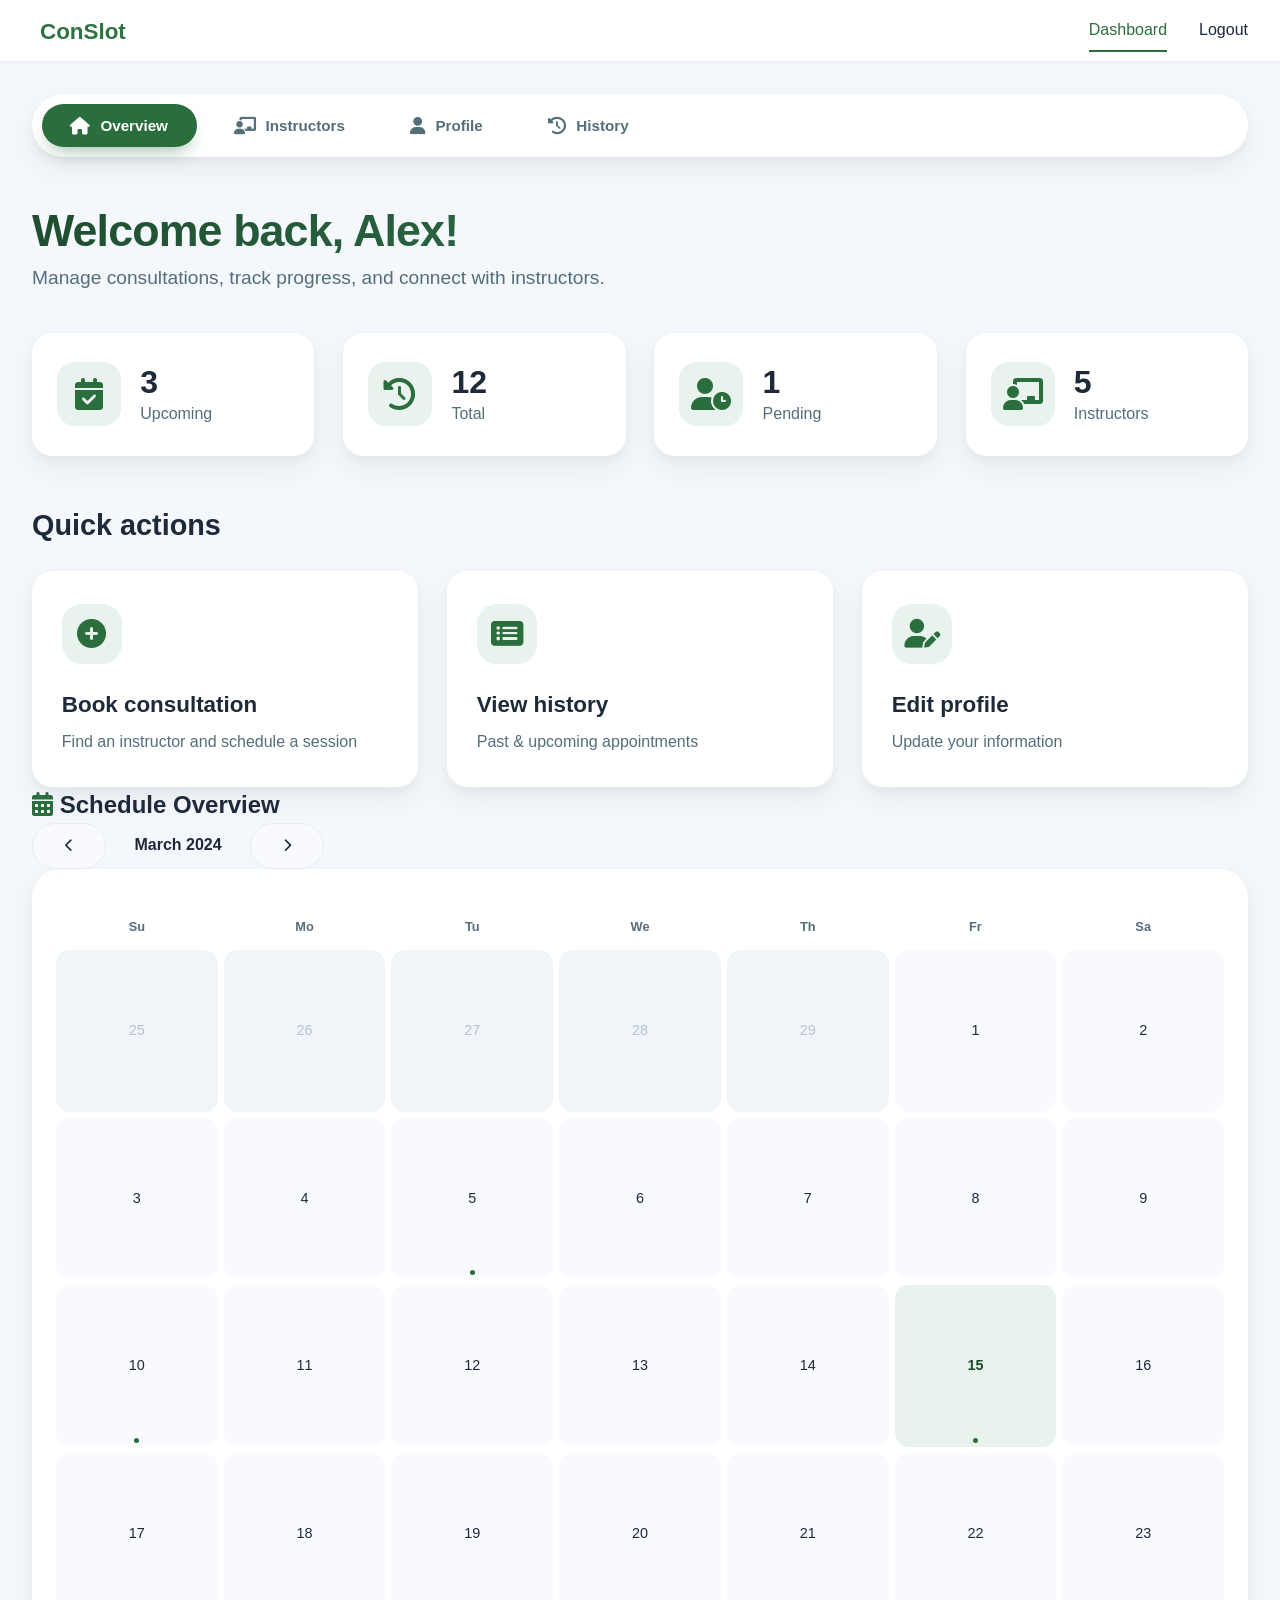
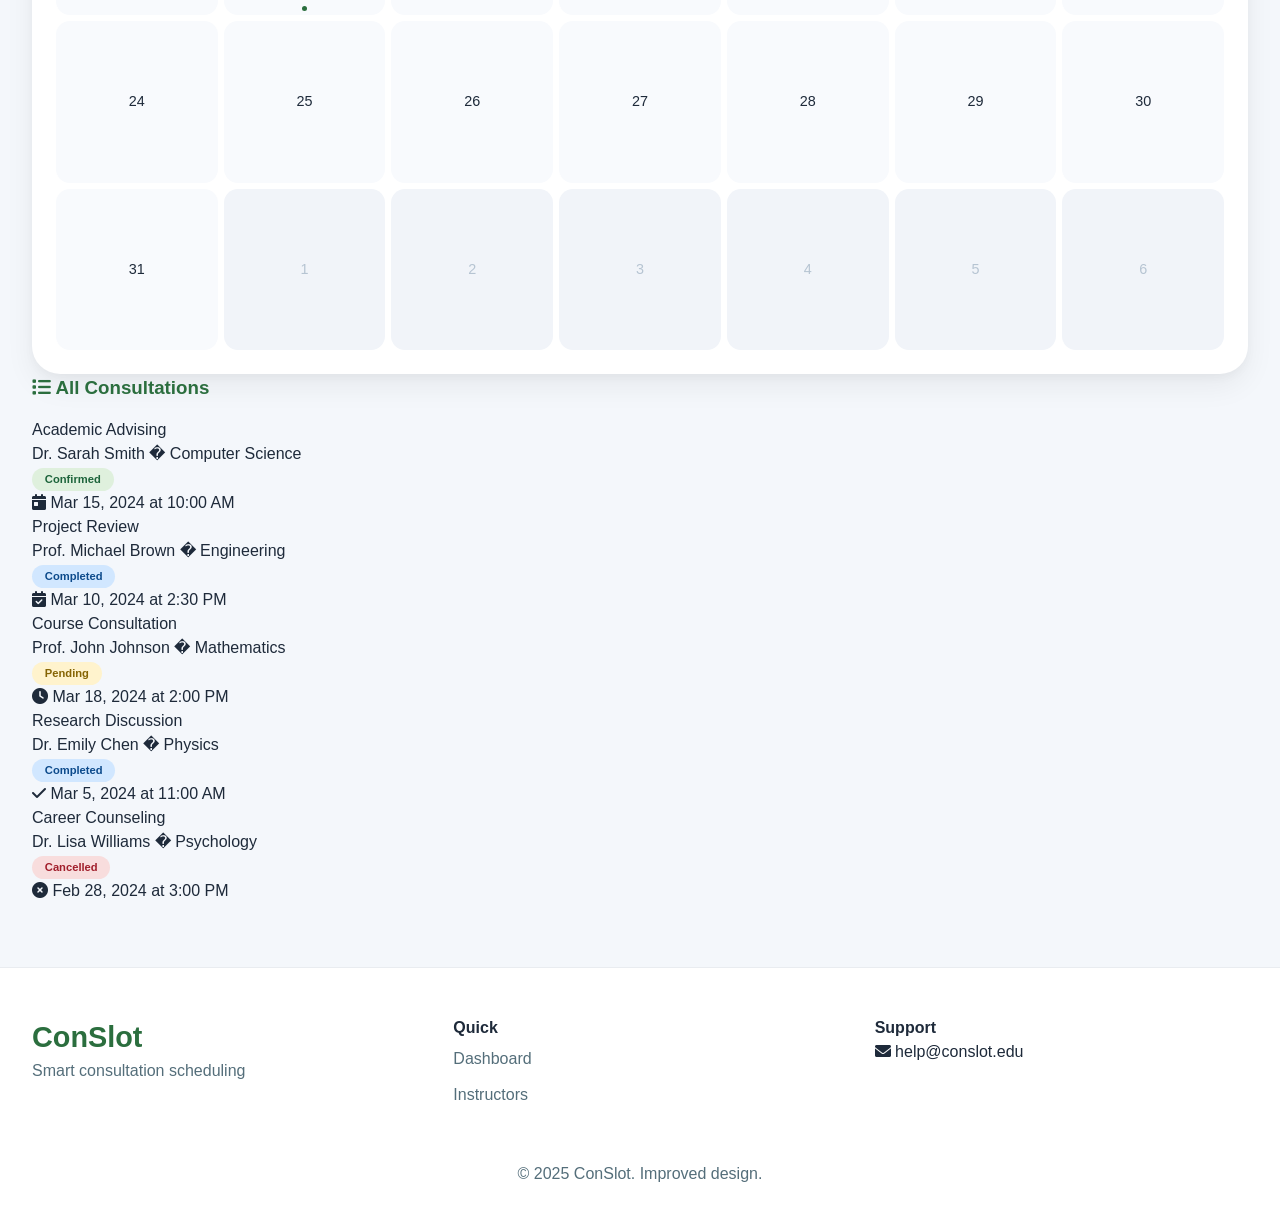
<file: student/dashboard.html>
<!DOCTYPE html>
<html lang="en">
<head>
    <meta charset="UTF-8">
    <meta name="viewport" content="width=device-width, initial-scale=1.0">
    <title>Student Dashboard · ConSlot</title>
    <meta name="description" content="Manage your consultation bookings and view upcoming appointments">
    <link rel="icon" type="image/x-icon" href="../favicon.ico">
    <link rel="stylesheet" href="https://cdnjs.cloudflare.com/ajax/libs/font-awesome/6.0.0/css/all.min.css">
    <style>
        * {
            margin: 0;
            padding: 0;
            box-sizing: border-box;
        }

        :root {
            --primary: #2b6e3e;          /* deeper, more professional green */
            --primary-light: #4c9a6b;
            --primary-soft: #e8f3ed;
            --primary-dark: #1b4b2b;
            --secondary: #2c3e50;
            --accent: #0d6efd;
            --success: #198754;
            --warning: #ffc107;
            --danger: #bb2d3b;
            --info: #0dcaf0;

            --bg-body: #f4f7fb;
            --bg-card: #ffffff;
            --bg-soft: #f8fafd;
            --border-light: #e9ecf0;
            --border-main: #d8dee6;

            --text-main: #1e2a3a;
            --text-muted: #546e7a;
            --text-light: #ffffff;

            --shadow-card: 0 12px 30px rgba(0, 20, 10, 0.06), 0 4px 10px rgba(0, 20, 10, 0.03);
            --shadow-hover: 0 20px 35px rgba(0, 40, 20, 0.12);

            --radius-md: 14px;
            --radius-lg: 20px;
            --radius-xl: 28px;

            --spacing: 1rem;
            --spacing-lg: 1.8rem;
            --transition: all 0.25s ease;
            --font-sans: 'Inter', -apple-system, BlinkMacSystemFont, 'Segoe UI', Roboto, Helvetica, Arial, sans-serif;
        }

        body {
            font-family: var(--font-sans);
            background-color: var(--bg-body);
            color: var(--text-main);
            line-height: 1.5;
            -webkit-font-smoothing: antialiased;
        }

        /* container */
        .dashboard-container {
            max-width: 1440px;
            margin: 2rem auto;
            padding: 0 2rem;
        }

        /* header / nav simplified */
        .header {
            background: white;
            border-bottom: 1px solid var(--border-light);
            padding: 0.6rem 2rem;
            box-shadow: 0 2px 8px rgba(0,0,0,0.02);
        }
        .nav-container {
            display: flex;
            align-items: center;
            justify-content: space-between;
            max-width: 1440px;
            margin: 0 auto;
        }
        .brand-link {
            display: flex;
            align-items: center;
        }
        .logo-img {
            height: 40px;
            width: auto;
            filter: brightness(1.05);
        }
        .nav-links {
            display: flex;
            gap: 2rem;
        }
        .nav-link {
            font-weight: 500;
            color: var(--text-main);
            text-decoration: none;
            padding: 0.5rem 0;
            border-bottom: 2px solid transparent;
            transition: var(--transition);
        }
        .nav-link.active {
            border-bottom-color: var(--primary);
            color: var(--primary);
        }
        .nav-link:hover {
            color: var(--primary-dark);
        }

        /* ----- tabs ----- */
        .dashboard-tabs {
            display: flex;
            gap: 0.5rem;
            background: white;
            padding: 0.6rem;
            border-radius: 60px;
            box-shadow: var(--shadow-card);
            margin-bottom: 2.5rem;
            flex-wrap: wrap;
        }
        .tab-btn {
            padding: 0.8rem 1.8rem;
            border: none;
            background: transparent;
            color: var(--text-muted);
            font-weight: 600;
            font-size: 0.95rem;
            border-radius: 40px;
            transition: var(--transition);
            display: inline-flex;
            align-items: center;
            gap: 10px;
            cursor: pointer;
        }
        .tab-btn i { font-size: 1.1rem; }
        .tab-btn:hover {
            background: var(--primary-soft);
            color: var(--primary-dark);
        }
        .tab-btn.active {
            background: var(--primary);
            color: white;
            box-shadow: 0 10px 18px -8px rgba(43,110,62,0.5);
        }

        /* tab content */
        .tab-content { display: none; }
        .tab-content.active { display: block; animation: fadeIn 0.4s; }
        @keyframes fadeIn { from { opacity: 0; transform: translateY(10px); } to { opacity: 1; transform: translateY(0); } }

        /* welcome */
        .welcome-section {
            margin: 2rem 0 2.5rem;
        }
        .welcome-section h1 {
            font-size: 2.8rem;
            font-weight: 700;
            background: linear-gradient(145deg, #1e4b2e, #3b8b5e);
            -webkit-background-clip: text;
            -webkit-text-fill-color: transparent;
            letter-spacing: -0.02em;
        }
        .welcome-section p {
            font-size: 1.2rem;
            color: var(--text-muted);
        }

        /* stats grid */
        .stats-grid {
            display: grid;
            grid-template-columns: repeat(auto-fit, minmax(200px, 1fr));
            gap: 1.8rem;
            margin-bottom: 3rem;
        }
        .stat-card {
            background: white;
            border-radius: var(--radius-lg);
            padding: 1.8rem 1.5rem;
            display: flex;
            align-items: center;
            gap: 1.2rem;
            box-shadow: var(--shadow-card);
            border: 1px solid white;
            transition: var(--transition);
        }
        .stat-card:hover {
            transform: scale(1.02) translateY(-3px);
            border-color: var(--primary-light);
            box-shadow: var(--shadow-hover);
        }
        .stat-icon {
            width: 64px;
            height: 64px;
            background: var(--primary-soft);
            border-radius: 18px;
            display: flex;
            align-items: center;
            justify-content: center;
            color: var(--primary);
            font-size: 2rem;
        }
        .stat-info h3 {
            font-size: 2rem;
            font-weight: 700;
            line-height: 1.2;
            color: var(--text-main);
        }
        .stat-info p {
            color: var(--text-muted);
            font-weight: 500;
        }

        /* quick actions */
        .quick-actions h2 {
            font-size: 1.8rem;
            font-weight: 600;
            margin-bottom: 1.5rem;
        }
        .action-grid {
            display: grid;
            grid-template-columns: repeat(auto-fit, minmax(240px, 1fr));
            gap: 1.8rem;
        }
        .action-card {
            background: white;
            border-radius: var(--radius-lg);
            padding: 2rem 1.8rem;
            box-shadow: var(--shadow-card);
            border: 1px solid white;
            transition: var(--transition);
            cursor: pointer;
        }
        .action-card:hover {
            border-color: var(--primary);
            transform: translateY(-6px);
            box-shadow: var(--shadow-hover);
        }
        .action-icon {
            width: 60px;
            height: 60px;
            background: var(--primary-soft);
            border-radius: 20px;
            display: flex;
            align-items: center;
            justify-content: center;
            color: var(--primary);
            font-size: 1.8rem;
            margin-bottom: 1.5rem;
        }
        .action-card h3 {
            font-size: 1.4rem;
            margin-bottom: 0.5rem;
        }
        .action-card p {
            color: var(--text-muted);
        }

        /* instructors slider + availability badges */
        .instructor-section { background: white; border-radius: var(--radius-xl); padding: 2rem; box-shadow: var(--shadow-card); }
        .section-header { display: flex; justify-content: space-between; align-items: center; flex-wrap: wrap; margin-bottom: 2rem; }
        .slider-controls { display: flex; gap: 0.8rem; }
        .slider-btn { width: 48px; height: 48px; border-radius: 50%; background: var(--bg-soft); border: none; font-size: 1.2rem; color: var(--text-muted); cursor: pointer; transition: var(--transition); }
        .slider-btn:hover { background: var(--primary); color: white; }
        .instructor-slider { display: flex; gap: 1.8rem; overflow-x: auto; scroll-behavior: smooth; padding: 0.5rem 0.25rem 1.5rem; scrollbar-width: thin; }
        .instructor-slider::-webkit-scrollbar { height: 8px; background: #eef2f7; border-radius: 20px; }
        .instructor-slider::-webkit-scrollbar-thumb { background: var(--primary-light); border-radius: 20px; }
        .instructor-card {
            min-width: 300px; background: var(--bg-soft); border-radius: var(--radius-lg); padding: 2rem 1.5rem;
            border: 2px solid transparent; transition: var(--transition);
        }
        .instructor-card.selected { border-color: var(--primary); background: white; box-shadow: var(--shadow-hover); }
        .instructor-avatar { width: 104px; height: 104px; background: var(--primary); border-radius: 50%; margin: 0 auto 1.2rem; display: flex; align-items: center; justify-content: center; color: white; font-size: 2.8rem; }
        .department { color: var(--primary); font-weight: 600; }
        .specialization { color: var(--text-muted); font-size: 0.9rem; }
        .availability-badge {
            background: #e0f2e9; color: #1b4b2b; padding: 0.3rem 1rem; border-radius: 30px; font-size: 0.8rem;
            display: inline-flex; align-items: center; gap: 6px; margin: 0.8rem 0 0.5rem; font-weight: 600;
        }
        .day-pill {
            display: inline-block; background: white; border-radius: 20px; padding: 0.2rem 0.8rem;
            font-size: 0.7rem; font-weight: 600; color: var(--text-main); border: 1px solid var(--border-light);
            margin-right: 4px; margin-top: 6px;
        }
        .instructor-stats { display: flex; justify-content: center; gap: 1.5rem; font-size: 0.9rem; color: var(--text-muted); margin: 1rem 0; }
        .select-btn { background: white; border: 1.5px solid var(--primary); color: var(--primary); font-weight: 600; padding: 0.8rem 1.8rem; border-radius: 40px; width: 100%; cursor: pointer; transition: var(--transition); }
        .select-btn:hover { background: var(--primary); color: white; }
        .select-btn.selected { background: var(--primary); color: white; }

        /* ===== MODAL STYLES ===== */
        .modal-overlay {
            position: fixed; top: 0; left: 0; width: 100%; height: 100%;
            background-color: rgba(0,20,10,0.5); backdrop-filter: blur(4px);
            display: flex; align-items: center; justify-content: center;
            z-index: 1000; opacity: 0; pointer-events: none;
            transition: opacity 0.25s ease;
        }
        .modal-overlay.show {
            opacity: 1; pointer-events: auto;
        }
        .modal-container {
            background: white; border-radius: 32px; max-width: 500px; width: 90%;
            box-shadow: 0 30px 60px rgba(0,40,20,0.3); padding: 2rem;
            transform: scale(0.95); transition: transform 0.25s ease;
        }
        .modal-overlay.show .modal-container {
            transform: scale(1);
        }
        .modal-header {
            display: flex; justify-content: space-between; align-items: center;
            border-bottom: 2px solid var(--bg-soft); padding-bottom: 1rem; margin-bottom: 1.5rem;
        }
        .modal-header h2 {
            font-size: 1.8rem; color: var(--primary); display: flex; align-items: center; gap: 10px;
        }
        .modal-close {
            background: var(--bg-soft); border: none; width: 40px; height: 40px;
            border-radius: 50%; font-size: 1.2rem; cursor: pointer;
            display: flex; align-items: center; justify-content: center;
            transition: var(--transition);
        }
        .modal-close:hover { background: var(--danger); color: white; }
        .modal-body {
            margin-bottom: 2rem;
        }
        .slot-grid {
            display: grid; grid-template-columns: repeat(auto-fill, minmax(120px, 1fr));
            gap: 0.8rem; margin: 1.5rem 0;
        }
        .slot-item {
            background: var(--bg-soft); border: 1.5px solid var(--border-light);
            border-radius: 40px; padding: 0.8rem 0.5rem; text-align: center;
            font-weight: 600; font-size: 0.9rem; cursor: pointer;
            transition: var(--transition);
        }
        .slot-item:hover {
            background: var(--primary); color: white; border-color: var(--primary);
        }
        .slot-item.selected-slot {
            background: var(--primary); color: white; border-color: var(--primary-dark);
            box-shadow: 0 6px 12px rgba(43,110,62,0.3);
        }
        .modal-footer {
            display: flex; justify-content: flex-end; gap: 1rem;
            border-top: 2px solid var(--bg-soft); padding-top: 1.5rem;
        }
        .btn-confirm {
            background: var(--primary); color: white; border: none;
            padding: 0.9rem 2.2rem; border-radius: 40px; font-weight: 600;
            cursor: pointer; transition: var(--transition);
        }
        .btn-confirm:hover { background: var(--primary-dark); transform: translateY(-2px); }
        .btn-cancel {
            background: transparent; border: 1.5px solid var(--border-light);
            padding: 0.9rem 2.2rem; border-radius: 40px; font-weight: 600;
            cursor: pointer; transition: var(--transition);
        }
        .btn-cancel:hover { background: var(--bg-soft); }

        /* profile */
        .profile-section {
            background: white;
            border-radius: var(--radius-xl);
            padding: 2.5rem;
            box-shadow: var(--shadow-card);
        }
        .profile-header {
            display: flex;
            align-items: center;
            gap: 2rem;
            flex-wrap: wrap;
            padding-bottom: 2rem;
            border-bottom: 2px solid var(--bg-soft);
            margin-bottom: 2rem;
        }
        .profile-avatar-large {
            width: 130px;
            height: 130px;
            border-radius: 50%;
            background: linear-gradient(145deg, var(--primary), var(--primary-light));
            display: flex;
            align-items: center;
            justify-content: center;
            color: white;
            font-size: 3.5rem;
            position: relative;
        }
        .avatar-edit {
            position: absolute;
            bottom: 8px;
            right: 8px;
            background: white;
            width: 40px;
            height: 40px;
            border-radius: 50%;
            display: flex;
            align-items: center;
            justify-content: center;
            border: 2px solid var(--border-light);
            color: var(--text-main);
            cursor: pointer;
            transition: var(--transition);
        }
        .avatar-edit:hover { background: var(--primary); color: white; }
        .role-badge {
            background: var(--primary-soft);
            color: var(--primary);
            padding: 0.3rem 1.2rem;
            border-radius: 50px;
            font-weight: 600;
            display: inline-block;
            margin-top: 0.5rem;
        }
        .profile-form {
            display: grid;
            grid-template-columns: repeat(2,1fr);
            gap: 1.8rem;
        }
        .full-width { grid-column: span 2; }
        .form-group label { font-weight: 600; margin-bottom: 0.4rem; display: block; color: var(--text-main); }
        .form-group input, .form-group textarea, .form-group select {
            width: 100%;
            padding: 0.9rem 1.2rem;
            border: 1.5px solid var(--border-light);
            border-radius: 16px;
            background: var(--bg-soft);
            transition: var(--transition);
            font-size: 1rem;
        }
        .form-group input:focus, .form-group textarea:focus, .form-group select:focus {
            border-color: var(--primary);
            outline: none;
            background: white;
            box-shadow: 0 5px 12px rgba(43,110,62,0.1);
        }
        .btn-primary, .btn-secondary {
            padding: 0.9rem 2rem;
            border-radius: 40px;
            font-weight: 600;
            border: none;
            cursor: pointer;
            transition: var(--transition);
        }
        .btn-primary {
            background: var(--primary);
            color: white;
            box-shadow: 0 6px 14px rgba(43,110,62,0.3);
        }
        .btn-primary:hover { background: var(--primary-dark); transform: translateY(-2px); }
        .btn-secondary {
            background: var(--bg-soft);
            color: var(--text-main);
            border: 1.5px solid var(--border-light);
        }
        .btn-secondary:hover { background: #e6ecf5; }

        /* history + calendar layout */
        .history-layout {
            display: grid;
            grid-template-columns: 1fr 380px;
            gap: 2rem;
        }
        .history-list-section, .calendar-section {
            background: white;
            border-radius: var(--radius-xl);
            padding: 2rem;
            box-shadow: var(--shadow-card);
        }
        .history-filters {
            display: flex;
            flex-wrap: wrap;
            gap: 0.6rem;
            margin: 1.5rem 0;
        }
        .filter-btn {
            padding: 0.5rem 1.2rem;
            border-radius: 40px;
            border: 1px solid var(--border-light);
            background: white;
            font-weight: 500;
            cursor: pointer;
            transition: var(--transition);
        }
        .filter-btn.active, .filter-btn:hover {
            background: var(--primary);
            color: white;
            border-color: var(--primary);
        }
        .history-list {
            display: flex;
            flex-direction: column;
            gap: 1rem;
            max-height: 600px;
            overflow-y: auto;
            padding-right: 5px;
        }

        /* history item with note area */
        .history-item { 
            display: flex; 
            flex-direction: column; 
            background: var(--bg-soft); 
            border-radius: 20px; 
            border-left: 5px solid var(--primary); 
            transition: var(--transition); 
            padding: 0; 
            overflow: hidden; 
        }
        .history-item.completed { border-left-color: var(--info); }
        .history-item.cancelled { border-left-color: var(--danger); }
        .history-item.pending { border-left-color: var(--warning); }
        .history-main-row {
            display: flex;
            align-items: center;
            gap: 1.2rem;
            padding: 1.2rem 1.5rem;
            cursor: pointer;
        }
        .history-icon {
            width: 52px; height: 52px; border-radius: 18px;
            background: var(--primary-soft);
            display: flex; align-items: center; justify-content: center;
            color: var(--primary); font-size: 1.4rem;
            flex-shrink: 0;
        }
        .history-details { flex: 1; }
        .history-details h4 { font-weight: 700; }
        .history-details p { color: var(--text-muted); font-size: 0.9rem; }
        .history-meta { text-align: right; min-width: 120px; }
        .history-date { font-weight: 700; }
        .history-time { color: var(--text-muted); font-size: 0.85rem; }
        .status-badge {
            font-size: 0.7rem; padding: 0.2rem 0.8rem; border-radius: 40px; font-weight: 600; display: inline-block;
        }
        .status-badge.confirmed { background: #dff0dd; color: #1d643b; }
        .status-badge.completed { background: #d1e7ff; color: #0d4b8c; }
        .status-badge.cancelled { background: #f8dddd; color: #a11f2c; }
        .status-badge.pending { background: #fff3cd; color: #856404; }

        /* NOTE section inside history item (hidden by default, visible when ongoing) */
        .history-note-area {
            background: rgba(255,255,245,0.7);
            border-top: 1px dashed var(--border-main);
            padding: 0.9rem 1.5rem 1.2rem 1.5rem;
            display: flex;
            flex-direction: column;
            gap: 0.5rem;
        }
        .note-label {
            font-size: 0.8rem;
            font-weight: 600;
            color: var(--text-muted);
            letter-spacing: 0.3px;
            display: flex;
            align-items: center;
            gap: 0.3rem;
        }
        .note-content {
            background: white;
            border-radius: 14px;
            padding: 0.7rem 1rem;
            font-size: 0.9rem;
            color: var(--text-main);
            border: 1px solid var(--border-light);
            word-break: break-word;
        }
        .note-content.empty {
            color: #a0b3c2;
            font-style: italic;
        }
        .note-actions {
            display: flex;
            gap: 0.7rem;
            justify-content: flex-end;
            margin-top: 0.3rem;
        }
        .note-btn {
            background: transparent;
            border: 1px solid var(--border-main);
            padding: 0.3rem 1rem;
            border-radius: 30px;
            font-size: 0.75rem;
            font-weight: 500;
            color: var(--text-muted);
            cursor: pointer;
            transition: var(--transition);
        }
        .note-btn:hover {
            background: var(--primary);
            border-color: var(--primary);
            color: white;
        }
        /* small note badge on main row if note exists */
        .has-note-badge {
            background: var(--primary-light);
            color: white;
            font-size: 0.65rem;
            padding: 0.2rem 0.5rem;
            border-radius: 30px;
            margin-left: 0.5rem;
        }
        /* ongoing indicator */
        .ongoing-tag {
            background: #ffc107;
            color: #1e2a3a;
            font-size: 0.65rem;
            padding: 0.2rem 0.6rem;
            border-radius: 30px;
            font-weight: 600;
            margin-left: 0.5rem;
        }

        /* calendar */
        .calendar-grid {
            display: grid;
            grid-template-columns: repeat(7,1fr);
            gap: 6px;
            margin-top: 1rem;
        }
        .calendar-day-header { font-weight: 600; text-align: center; color: var(--text-muted); font-size: 0.8rem; padding: 0.5rem 0; }
        .calendar-day {
            aspect-ratio: 1/1;
            display: flex;
            align-items: center;
            justify-content: center;
            background: var(--bg-soft);
            border-radius: 14px;
            font-size: 0.9rem;
            font-weight: 500;
            cursor: pointer;
            transition: var(--transition);
            position: relative;
        }
        .calendar-day.other-month { color: #b6c4d2; background: #f1f4f9; }
        .calendar-day.today { background: var(--primary-soft); color: var(--primary-dark); font-weight: 700; }
        .calendar-day.has-event:after {
            content: '';
            position: absolute;
            bottom: 4px;
            width: 5px; height: 5px;
            background: var(--primary);
            border-radius: 10px;
        }
        .calendar-day.selected { background: var(--primary); color: white; }

        /* footer */
        .footer {
            background: white;
            border-top: 1px solid var(--border-light);
            padding: 3rem 2rem 2rem;
            margin-top: 4rem;
        }
        .footer-content {
            max-width: 1440px;
            margin: 0 auto;
            display: grid;
            grid-template-columns: repeat(auto-fit,minmax(200px,1fr));
            gap: 3rem;
        }
        .footer-brand { font-size: 1.8rem; font-weight: 700; color: var(--primary); }
        .footer-links { list-style: none; }
        .footer-link { color: var(--text-muted); text-decoration: none; display: inline-block; margin: 0.4rem 0; }
        .footer-link:hover { color: var(--primary); }
        .footer-bottom { text-align: center; padding-top: 3rem; color: var(--text-muted); }

        /* responsiveness */
        @media (max-width: 900px) {
            .history-layout { grid-template-columns: 1fr; }
            .profile-form { grid-template-columns: 1fr; }
            .full-width { grid-column: span 1; }
        }
        @media (max-width: 600px) {
            .dashboard-container { padding: 0 1rem; }
            .stats-grid { grid-template-columns: 1fr; }
        }
    </style>
</head>
<body>
<header class="header">
    <nav class="nav-container">
        <div class="nav-brand">
            <a href="dashboard.html" class="brand-link">
                <img src="data:image/svg+xml,%3Csvg xmlns='http://www.w3.org/2000/svg' viewBox='0 0 200 50'%3E%3Ctext x='10' y='35' font-family='Arial' font-weight='700' font-size='28' fill='%232b6e3e'%3EConSlot%3C/text%3E%3C/svg%3E" alt="ConSlot" class="logo-img" style="height: 40px;">
            </a>
        </div>
        <div class="nav-links">
            <a href="#" class="nav-link active" onclick="switchTab('overview'); return false;">Dashboard</a>
            <a href="../index.html" class="nav-link">Logout</a>
        </div>
    </nav>
</header>

<div class="dashboard-container">
    <!-- tabs -->
    <div class="dashboard-tabs">
        <button class="tab-btn active" onclick="switchTab('overview')"><i class="fas fa-home"></i><span>Overview</span></button>
        <button class="tab-btn" onclick="switchTab('instructors')"><i class="fas fa-chalkboard-teacher"></i><span>Instructors</span></button>
        <button class="tab-btn" onclick="switchTab('profile')"><i class="fas fa-user"></i><span>Profile</span></button>
        <button class="tab-btn" onclick="switchTab('history')"><i class="fas fa-history"></i><span>History</span></button>
        
    </div>

    <!-- overview -->
    <div id="overview" class="tab-content active">
        <div class="welcome-section">
            <h1>Welcome back, Alex!</h1>
            <p>Manage consultations, track progress, and connect with instructors.</p>
        </div>
        <div class="stats-grid">
            <div class="stat-card"><div class="stat-icon"><i class="fas fa-calendar-check"></i></div><div class="stat-info"><h3>3</h3><p>Upcoming</p></div></div>
            <div class="stat-card"><div class="stat-icon"><i class="fas fa-history"></i></div><div class="stat-info"><h3>12</h3><p>Total</p></div></div>
            <div class="stat-card"><div class="stat-icon"><i class="fas fa-user-clock"></i></div><div class="stat-info"><h3>1</h3><p>Pending</p></div></div>
            <div class="stat-card"><div class="stat-icon"><i class="fas fa-chalkboard-teacher"></i></div><div class="stat-info"><h3>5</h3><p>Instructors</p></div></div>
        </div>
        <div class="quick-actions">
            <h2>Quick actions</h2>
            <div class="action-grid">
                <div class="action-card" onclick="switchTab('instructors')"><div class="action-icon"><i class="fas fa-plus-circle"></i></div><h3>Book consultation</h3><p>Find an instructor and schedule a session</p></div>
                <div class="action-card" onclick="switchTab('history')"><div class="action-icon"><i class="fas fa-list-alt"></i></div><h3>View history</h3><p>Past & upcoming appointments</p></div>
                <div class="action-card" onclick="switchTab('profile')"><div class="action-icon"><i class="fas fa-user-edit"></i></div><h3>Edit profile</h3><p>Update your information</p></div>
            </div>
        </div>
    
        <!-- calendar with all history on overview -->
        <div class="overview-calendar-section">
            <div class="overview-calendar-header">
                <h2><i class="fas fa-calendar-alt" style="color:var(--primary)"></i> Schedule Overview</h2>
                <div>
                    <button class="btn-secondary" onclick="changeMonth(-1)"><i class="fas fa-chevron-left"></i></button>
                    <span style="margin:0 1.5rem; font-weight:600;">March 2024</span>
                    <button class="btn-secondary" onclick="changeMonth(1)"><i class="fas fa-chevron-right"></i></button>
                </div>
            </div>
            <div class="overview-calendar-grid">
                <!-- calendar grid -->
                <div class="calendar-section" style="padding:1.5rem;">
                    <div class="calendar-grid">
                        <div class="calendar-day-header">Su</div><div class="calendar-day-header">Mo</div><div class="calendar-day-header">Tu</div><div class="calendar-day-header">We</div><div class="calendar-day-header">Th</div><div class="calendar-day-header">Fr</div><div class="calendar-day-header">Sa</div>
                        <div class="calendar-day other-month">25</div><div class="calendar-day other-month">26</div><div class="calendar-day other-month">27</div><div class="calendar-day other-month">28</div><div class="calendar-day other-month">29</div><div class="calendar-day">1</div><div class="calendar-day">2</div>
                        <div class="calendar-day">3</div><div class="calendar-day">4</div><div class="calendar-day has-event">5</div><div class="calendar-day">6</div><div class="calendar-day">7</div><div class="calendar-day">8</div><div class="calendar-day">9</div>
                        <div class="calendar-day has-event">10</div><div class="calendar-day">11</div><div class="calendar-day">12</div><div class="calendar-day">13</div><div class="calendar-day">14</div><div class="calendar-day has-event today">15</div><div class="calendar-day">16</div>
                        <div class="calendar-day">17</div><div class="calendar-day has-event">18</div><div class="calendar-day">19</div><div class="calendar-day">20</div><div class="calendar-day">21</div><div class="calendar-day">22</div><div class="calendar-day">23</div>
                        <div class="calendar-day">24</div><div class="calendar-day">25</div><div class="calendar-day">26</div><div class="calendar-day">27</div><div class="calendar-day">28</div><div class="calendar-day">29</div><div class="calendar-day">30</div>
                        <div class="calendar-day">31</div><div class="calendar-day other-month">1</div><div class="calendar-day other-month">2</div><div class="calendar-day other-month">3</div><div class="calendar-day other-month">4</div><div class="calendar-day other-month">5</div><div class="calendar-day other-month">6</div>
                    </div>
                </div>
                <!-- event list showing all history with topic and instructor -->
                <div class="event-list-container">
                    <h3 style="margin-bottom:1rem; color:var(--primary)"><i class="fas fa-list"></i> All Consultations</h3>
                    <div id="overviewEventList">
                        <div class="event-item confirmed">
                            <div class="event-header">
                                <div>
                                    <div class="event-topic">Academic Advising</div>
                                    <div class="event-instructor">Dr. Sarah Smith � Computer Science</div>
                                </div>
                                <span class="status-badge confirmed">Confirmed</span>
                            </div>
                            <div class="event-datetime"><i class="fas fa-calendar-day"></i> Mar 15, 2024 at 10:00 AM</div>
                        </div>
                        <div class="event-item completed">
                            <div class="event-header">
                                <div>
                                    <div class="event-topic">Project Review</div>
                                    <div class="event-instructor">Prof. Michael Brown � Engineering</div>
                                </div>
                                <span class="status-badge completed">Completed</span>
                            </div>
                            <div class="event-datetime"><i class="fas fa-calendar-check"></i> Mar 10, 2024 at 2:30 PM</div>
                        </div>
                        <div class="event-item pending">
                            <div class="event-header">
                                <div>
                                    <div class="event-topic">Course Consultation</div>
                                    <div class="event-instructor">Prof. John Johnson � Mathematics</div>
                                </div>
                                <span class="status-badge pending">Pending</span>
                            </div>
                            <div class="event-datetime"><i class="fas fa-clock"></i> Mar 18, 2024 at 2:00 PM</div>
                        </div>
                        <div class="event-item completed">
                            <div class="event-header">
                                <div>
                                    <div class="event-topic">Research Discussion</div>
                                    <div class="event-instructor">Dr. Emily Chen � Physics</div>
                                </div>
                                <span class="status-badge completed">Completed</span>
                            </div>
                            <div class="event-datetime"><i class="fas fa-check"></i> Mar 5, 2024 at 11:00 AM</div>
                        </div>
                        <div class="event-item cancelled">
                            <div class="event-header">
                                <div>
                                    <div class="event-topic">Career Counseling</div>
                                    <div class="event-instructor">Dr. Lisa Williams � Psychology</div>
                                </div>
                                <span class="status-badge cancelled">Cancelled</span>
                            </div>
                            <div class="event-datetime"><i class="fas fa-times-circle"></i> Feb 28, 2024 at 3:00 PM</div>
                        </div>
                    </div>
                </div>
            </div>
        </div>
    </div>

    <!-- instructors -->
    <div id="instructors" class="tab-content">
        <div class="instructor-section">
            <div class="section-header">
                <h2 style="display: flex; gap:10px;"><i class="fas fa-chalkboard-teacher" style="color:var(--primary)"></i> Instructors & availability</h2>
                <div class="slider-controls">
                    <button class="slider-btn" onclick="scrollInstructors('left')"><i class="fas fa-chevron-left"></i></button>
                    <button class="slider-btn" onclick="scrollInstructors('right')"><i class="fas fa-chevron-right"></i></button>
                </div>
            </div>
            <div class="instructor-slider" id="instructorSlider">
                <!-- Dr. Sarah Smith · CS · availability Mon/Wed/Fri 9-12 -->
                <div class="instructor-card" data-instructor="1" data-availability="mon,wed,fri">
                    <div class="instructor-avatar"><i class="fas fa-user-tie"></i></div>
                    <h3>Dr. Sarah Smith</h3>
                    <p class="department">Computer Science</p>
                    <p class="specialization">AI & ML</p>
                    <div class="availability-badge"><i class="far fa-clock"></i> Mon / Wed / Fri · 9am–12pm</div>
                    <div><span class="day-pill">Mon</span><span class="day-pill">Wed</span><span class="day-pill">Fri</span></div>
                    <div class="instructor-stats"><span><i class="fas fa-star" style="color:gold"></i> 4.9</span><span><i class="fas fa-users"></i> 22 sessions</span></div>
                    <button class="select-btn" onclick="openInstructorModal(1)">View slots & book</button>
                </div>
                <!-- Prof. John Johnson · Math · Tue/Thu 1–4pm -->
                <div class="instructor-card" data-instructor="2" data-availability="tue,thu">
                    <div class="instructor-avatar"><i class="fas fa-user-tie"></i></div>
                    <h3>Prof. John Johnson</h3>
                    <p class="department">Mathematics</p>
                    <p class="specialization">Calculus & Stats</p>
                    <div class="availability-badge"><i class="far fa-clock"></i> Tue / Thu · 1pm–4pm</div>
                    <div><span class="day-pill">Tue</span><span class="day-pill">Thu</span></div>
                    <div class="instructor-stats"><span><i class="fas fa-star" style="color:gold"></i> 4.8</span><span><i class="fas fa-users"></i> 17 sessions</span></div>
                    <button class="select-btn" onclick="openInstructorModal(2)">View slots & book</button>
                </div>
                <!-- Dr. Emily Chen · Physics · Mon/Wed 2–5pm -->
                <div class="instructor-card" data-instructor="3" data-availability="mon,wed">
                    <div class="instructor-avatar"><i class="fas fa-user-tie"></i></div>
                    <h3>Dr. Emily Chen</h3>
                    <p class="department">Physics</p>
                    <p class="specialization">Quantum Mechanics</p>
                    <div class="availability-badge"><i class="far fa-clock"></i> Mon / Wed · 2pm–5pm</div>
                    <div><span class="day-pill">Mon</span><span class="day-pill">Wed</span></div>
                    <div class="instructor-stats"><span><i class="fas fa-star" style="color:gold"></i> 5.0</span><span><i class="fas fa-users"></i> 31 sessions</span></div>
                    <button class="select-btn" onclick="openInstructorModal(3)">View slots & book</button>
                </div>
                <!-- Prof. Michael Brown · Engineering · Wed/Fri 10–1pm -->
                <div class="instructor-card" data-instructor="4" data-availability="wed,fri">
                    <div class="instructor-avatar"><i class="fas fa-user-tie"></i></div>
                    <h3>Prof. Michael Brown</h3>
                    <p class="department">Engineering</p>
                    <p class="specialization">Software Eng</p>
                    <div class="availability-badge"><i class="far fa-clock"></i> Wed / Fri · 10am–1pm</div>
                    <div><span class="day-pill">Wed</span><span class="day-pill">Fri</span></div>
                    <div class="instructor-stats"><span><i class="fas fa-star" style="color:gold"></i> 4.7</span><span><i class="fas fa-users"></i> 14 sessions</span></div>
                    <button class="select-btn" onclick="openInstructorModal(4)">View slots & book</button>
                </div>
                <!-- Dr. Lisa Williams · Psychology · Mon/Thu 11–2pm -->
                <div class="instructor-card" data-instructor="5" data-availability="mon,thu">
                    <div class="instructor-avatar"><i class="fas fa-user-tie"></i></div>
                    <h3>Dr. Lisa Williams</h3>
                    <p class="department">Psychology</p>
                    <p class="specialization">Cognitive Psych</p>
                    <div class="availability-badge"><i class="far fa-clock"></i> Mon / Thu · 11am–2pm</div>
                    <div><span class="day-pill">Mon</span><span class="day-pill">Thu</span></div>
                    <div class="instructor-stats"><span><i class="fas fa-star" style="color:gold"></i> 4.9</span><span><i class="fas fa-users"></i> 26 sessions</span></div>
                    <button class="select-btn" onclick="openInstructorModal(5)">View slots & book</button>
                </div>
            </div>
        </div>
    </div>

    <!-- ===== MODAL (hidden by default) ===== -->
    <div class="modal-overlay" id="instructorModal">
        <div class="modal-container">
            <div class="modal-header">
                <h2><i class="fas fa-chalkboard-teacher"></i> <span id="modalInstructorName">Instructor</span></h2>
                <button class="modal-close" onclick="closeModal()"><i class="fas fa-times"></i></button>
            </div>
            <div class="modal-body">
                <p id="modalAvailability" style="margin-bottom:1rem; color:var(--text-muted);">Loading availability...</p>
                <div style="font-weight:600; margin-bottom:0.5rem;">Choose a time slot:</div>
                <div class="slot-grid" id="modalSlotContainer">
                    <!-- slots injected via js -->
                </div>
                <p style="font-size:0.8rem; margin-top:1rem;"><i class="fas fa-info-circle"></i> Click on a slot to select it, then confirm.</p>
            </div>
            <div class="modal-footer">
                <button class="btn-cancel" onclick="closeModal()">Cancel</button>
                <button class="btn-confirm" id="confirmBookingBtn" onclick="confirmBooking()" disabled>Confirm booking</button>
            </div>
        </div>
    </div>

    <!-- profile -->
    <div id="profile" class="tab-content">
        <div class="profile-section">
            <div class="profile-header">
                <div class="profile-avatar-large"><i class="fas fa-user-graduate"></i><div class="avatar-edit" onclick="editAvatar()"><i class="fas fa-camera"></i></div></div>
                <div><h2>Alex Morgan</h2><p>alex.morgan@university.edu</p><span class="role-badge">Student</span></div>
            </div>
            <form class="profile-form" id="profileForm">
                <div class="form-group"><label>First Name</label><input type="text" value="Alex"></div>
                <div class="form-group"><label>Last Name</label><input type="text" value="Morgan"></div>
                <div class="form-group"><label>Email</label><input type="email" value="alex.morgan@university.edu"></div>
                <div class="form-group"><label>Phone</label><input type="tel" value="+1 (555) 987-6543"></div>
                <div class="form-group"><label>Student ID</label><input type="text" value="STU-24CS089" readonly></div>
                <div class="form-group"><label>Program</label><select><option>Computer Science</option><option>Mathematics</option></select></div>
                <div class="full-width form-group"><label>Bio</label><textarea>AI enthusiast, junior researcher.</textarea></div>
                <div class="form-group"><label>Current password</label><input type="password" placeholder="••••••••"></div>
                <div class="form-group"><label>New password</label><input type="password" placeholder="New (optional)"></div>
                <div class="form-actions full-width" style="display:flex; gap:1rem; justify-content:flex-end;">
                    <button type="button" class="btn-secondary" onclick="resetProfileForm()">Cancel</button>
                    <button type="submit" class="btn-primary"><i class="fas fa-save"></i> Save Changes</button>
                </div>
            </form>
        </div>
    </div>

    <!-- history -->
    <div id="history" class="tab-content">
        <div class="history-layout">
            <div class="history-list-section">
                <h2 style="margin-bottom: 1rem;"><i class="fas fa-history" style="color:var(--primary)"></i> Consultation history with notes</h2>
                <div class="history-filters">
                    <button class="filter-btn active" onclick="filterHistory('all', event)">All</button>
                    <button class="filter-btn" onclick="filterHistory('upcoming', event)">Upcoming</button>
                    <button class="filter-btn" onclick="filterHistory('ongoing', event)">Ongoing</button>
                    <button class="filter-btn" onclick="filterHistory('completed', event)">Completed</button>
                    <button class="filter-btn" onclick="filterHistory('cancelled', event)">Cancelled</button>
                </div>
                <div class="history-list" id="historyList">
                    <!-- Academic Advising - confirmed (upcoming) with a note already added -->
                    <div class="history-item confirmed" data-status="confirmed" data-ongoing="false">
                        <div class="history-main-row" onclick="toggleNote(this)">
                            <div class="history-icon"><i class="fas fa-calendar-check"></i></div>
                            <div class="history-details">
                                <h4>Academic Advising <span class="has-note-badge"><i class="fas fa-pencil-alt"></i> note</span></h4>
                                <p>Dr. Sarah Smith · CS</p>
                            </div>
                            <div class="history-meta">
                                <div class="history-date">Mar 15, 2024</div>
                                <div class="history-time">10:00 AM</div>
                                <span class="status-badge confirmed">Confirmed</span>
                            </div>
                        </div>
                        <!-- note area visible by default for demo because it has note -->
                        <div class="history-note-area" style="display: flex;">
                            <div class="note-label"><i class="fas fa-sticky-note"></i> Note (preparation)</div>
                            <div class="note-content">Bring updated transcript and questions about AI electives.</div>
                            <div class="note-actions">
                                <button class="note-btn" onclick="editNote(this, 'Academic Advising')"><i class="fas fa-edit"></i> Edit</button>
                            </div>
                        </div>
                    </div>

                    <!-- Project Review - completed (normally no note area, but could be hidden) -->
                    <div class="history-item completed" data-status="completed" data-ongoing="false">
                        <div class="history-main-row" onclick="toggleNote(this)">
                            <div class="history-icon"><i class="fas fa-check"></i></div>
                            <div class="history-details"><h4>Project Review</h4><p>Prof. Michael Brown · Engineering</p></div>
                            <div class="history-meta"><div class="history-date">Mar 10, 2024</div><div class="history-time">2:30 PM</div><span class="status-badge completed">Completed</span></div>
                        </div>
                        <!-- no note area for completed, but if note existed we could show, here we hide -->
                    </div>

                    <!-- Course Consultation - pending (ONGOING: can add notes) -->
                    <div class="history-item pending" data-status="pending" data-ongoing="true">
                        <div class="history-main-row" onclick="toggleNote(this)">
                            <div class="history-icon"><i class="fas fa-clock"></i></div>
                            <div class="history-details">
                                <h4>Course Consultation <span class="ongoing-tag">ongoing</span></h4>
                                <p>Prof. John Johnson · Math</p>
                            </div>
                            <div class="history-meta"><div class="history-date">Mar 18, 2024</div><div class="history-time">2:00 PM</div><span class="status-badge pending">Pending</span></div>
                        </div>
                        <!-- note area: initially hidden, but can be opened. Include an empty note + set button -->
                        <div class="history-note-area" style="display: none;">
                            <div class="note-label"><i class="fas fa-pen"></i> Consultation note</div>
                            <div class="note-content empty" id="noteContent_123">No note yet. Click to add.</div>
                            <div class="note-actions">
                                <button class="note-btn" onclick="editNote(this, 'Course Consultation')"><i class="fas fa-plus-circle"></i> Set note</button>
                            </div>
                        </div>
                    </div>

                    <!-- Research Discussion - completed -->
                    <div class="history-item completed" data-status="completed">
                        <div class="history-main-row" onclick="toggleNote(this)">
                            <div class="history-icon"><i class="fas fa-check"></i></div>
                            <div class="history-details"><h4>Research Discussion</h4><p>Dr. Emily Chen · Physics</p></div>
                            <div class="history-meta"><div class="history-date">Mar 5, 2024</div><div class="history-time">11:00 AM</div><span class="status-badge completed">Completed</span></div>
                        </div>
                    </div>

                    <!-- Career Counseling - cancelled (no ongoing note) -->
                    <div class="history-item cancelled" data-status="cancelled">
                        <div class="history-main-row" onclick="toggleNote(this)">
                            <div class="history-icon"><i class="fas fa-times"></i></div>
                            <div class="history-details"><h4>Career Counseling</h4><p>Dr. Lisa Williams · Psych</p></div>
                            <div class="history-meta"><div class="history-date">Feb 28, 2024</div><div class="history-time">3:00 PM</div><span class="status-badge cancelled">Cancelled</span></div>
                        </div>
                    </div>
                </div>
            </div>
            <div class="calendar-section">
                <div style="display:flex; justify-content:space-between;"><h3>March 2024</h3><div><button class="btn-secondary" style="padding:0.3rem 1rem" onclick="changeMonth(-1)"><i class="fas fa-chevron-left"></i></button><button class="btn-secondary" style="padding:0.3rem 1rem" onclick="changeMonth(1)"><i class="fas fa-chevron-right"></i></button></div></div>
                <div class="calendar-grid">
                    <div class="calendar-day-header">Su</div><div class="calendar-day-header">Mo</div><div class="calendar-day-header">Tu</div><div class="calendar-day-header">We</div><div class="calendar-day-header">Th</div><div class="calendar-day-header">Fr</div><div class="calendar-day-header">Sa</div>
                    <div class="calendar-day other-month">25</div><div class="calendar-day other-month">26</div><div class="calendar-day other-month">27</div><div class="calendar-day other-month">28</div><div class="calendar-day other-month">29</div><div class="calendar-day">1</div><div class="calendar-day">2</div>
                    <div class="calendar-day">3</div><div class="calendar-day">4</div><div class="calendar-day has-event">5</div><div class="calendar-day">6</div><div class="calendar-day">7</div><div class="calendar-day">8</div><div class="calendar-day">9</div>
                    <div class="calendar-day has-event">10</div><div class="calendar-day">11</div><div class="calendar-day">12</div><div class="calendar-day">13</div><div class="calendar-day">14</div><div class="calendar-day has-event today">15</div><div class="calendar-day">16</div>
                    <div class="calendar-day">17</div><div class="calendar-day has-event">18</div><div class="calendar-day">19</div><div class="calendar-day">20</div><div class="calendar-day">21</div><div class="calendar-day">22</div><div class="calendar-day">23</div>
                    <div class="calendar-day">24</div><div class="calendar-day">25</div><div class="calendar-day">26</div><div class="calendar-day">27</div><div class="calendar-day">28</div><div class="calendar-day">29</div><div class="calendar-day">30</div>
                    <div class="calendar-day">31</div><div class="calendar-day other-month">1</div><div class="calendar-day other-month">2</div><div class="calendar-day other-month">3</div><div class="calendar-day other-month">4</div><div class="calendar-day other-month">5</div><div class="calendar-day other-month">6</div>
                </div>
            </div>
        </div>
    </div>

</div>

<footer class="footer">
    <div class="footer-content">
        <div><div class="footer-brand">ConSlot</div><p style="color:var(--text-muted)">Smart consultation scheduling</p></div>
        <div><h4>Quick</h4><ul class="footer-links"><li><a href="#" class="footer-link" onclick="switchTab('overview');return false">Dashboard</a></li><li><a href="#" class="footer-link" onclick="switchTab('instructors');return false">Instructors</a></li></ul></div>
        <div><h4>Support</h4><div><i class="fas fa-envelope"></i> help@conslot.edu</div></div>
    </div>
    <div class="footer-bottom"><p>&copy; 2025 ConSlot. Improved design.</p></div>
</footer>

<script>
    function switchTab(tabName) {
        document.querySelectorAll('.tab-content').forEach(t => t.classList.remove('active'));
        document.querySelectorAll('.tab-btn').forEach(b => b.classList.remove('active'));
        document.getElementById(tabName).classList.add('active');
        document.querySelectorAll('.tab-btn').forEach(btn => {
            if (btn.innerText.toLowerCase().includes(tabName) || (tabName === 'overview' && btn.innerText.includes('Overview'))) 
                btn.classList.add('active');
        });
    }

    function scrollInstructors(dir) {
        const s = document.getElementById('instructorSlider');
        s.scrollBy({ left: dir==='left' ? -320 : 320, behavior: 'smooth' });
    }

    // instructor data mapping with detailed availability (days & sample slots)
    const instructorAvail = {
        1: { name: 'Dr. Sarah Smith', dept: 'CS', days: 'Mon / Wed / Fri 9am-12pm', slots: ['Mon 9:30', 'Mon 10:30', 'Wed 9:00', 'Wed 11:00', 'Fri 10:00'] },
        2: { name: 'Prof. John Johnson', dept: 'Math', days: 'Tue / Thu 1pm-4pm', slots: ['Tue 1:30', 'Tue 2:30', 'Thu 2:00', 'Thu 3:15'] },
        3: { name: 'Dr. Emily Chen', dept: 'Physics', days: 'Mon / Wed 2pm-5pm', slots: ['Mon 2:15', 'Mon 3:15', 'Wed 2:30', 'Wed 4:00'] },
        4: { name: 'Prof. Michael Brown', dept: 'Engineering', days: 'Wed / Fri 10am-1pm', slots: ['Wed 10:30', 'Wed 11:30', 'Fri 11:00'] },
        5: { name: 'Dr. Lisa Williams', dept: 'Psychology', days: 'Mon / Thu 11am-2pm', slots: ['Mon 11:15', 'Mon 12:15', 'Thu 1:00', 'Thu 2:00'] }
    };

    let currentInstructorId = null;
    let selectedSlot = null;   // store the selected slot text

    // open modal and populate slots
    window.openInstructorModal = function(id) {
        currentInstructorId = id;
        const inst = instructorAvail[id];
        if (!inst) return;

        // set header & availability
        document.getElementById('modalInstructorName').innerText = inst.name;
        document.getElementById('modalAvailability').innerHTML = `<i class="far fa-calendar-alt"></i> ${inst.days}`;

        // generate slot buttons
        const slotContainer = document.getElementById('modalSlotContainer');
        slotContainer.innerHTML = '';
        inst.slots.forEach(slot => {
            const btn = document.createElement('div');
            btn.className = 'slot-item';
            btn.innerText = slot;
            btn.setAttribute('data-slot', slot);
            btn.onclick = (e) => {
                // remove previous selected
                document.querySelectorAll('.slot-item').forEach(el => el.classList.remove('selected-slot'));
                btn.classList.add('selected-slot');
                selectedSlot = slot;
                document.getElementById('confirmBookingBtn').disabled = false;
            };
            slotContainer.appendChild(btn);
        });

        // reset confirm button
        document.getElementById('confirmBookingBtn').disabled = true;
        selectedSlot = null;

        // show modal
        document.getElementById('instructorModal').classList.add('show');
    }

    window.closeModal = function() {
        document.getElementById('instructorModal').classList.remove('show');
        currentInstructorId = null;
        selectedSlot = null;
    }

    window.confirmBooking = function() {
        if (!currentInstructorId || !selectedSlot) {
            alert('Please select a time slot first.');
            return;
        }
        const inst = instructorAvail[currentInstructorId];
        // demo booking – show success message
        alert(`✅ Booking confirmed with ${inst.name} on ${selectedSlot}. A calendar invite will be sent.`);
        closeModal();
        // optional: update history (for demo we just close)
    }
    function editAvatar() { alert('Upload new photo'); }
    function resetProfileForm() { document.getElementById('profileForm').reset(); }
    document.getElementById('profileForm')?.addEventListener('submit', (e) => { e.preventDefault(); alert('Profile updated (demo)'); });

    function filterHistory(filter, ev) {
        document.querySelectorAll('.filter-btn').forEach(b => b.classList.remove('active'));
        ev.target.classList.add('active');
        document.querySelectorAll('.history-item').forEach(it => {
            if (filter === 'all') it.style.display = 'flex';
            else if (filter === 'ongoing') {
                // we consider "pending" as ongoing (can be custom attribute)
                if (it.dataset.status === 'pending' || it.dataset.ongoing === 'true') it.style.display = 'flex';
                else it.style.display = 'none';
            } else if (filter === 'upcoming') {
                it.style.display = it.classList.contains('confirmed') ? 'flex' : 'none';
            } else {
                it.style.display = it.classList.contains(filter) ? 'flex' : 'none';
            }
        });
    }

    // Toggle note area when clicking the main row (only if ongoing? we allow any but can condition)
    window.toggleNote = function(element) {
        const historyItem = element.closest('.history-item');
        const noteArea = historyItem.querySelector('.history-note-area');
        if (noteArea) {
            if (noteArea.style.display === 'none' || getComputedStyle(noteArea).display === 'none') {
                // only allow opening if ongoing OR if note not empty (for view) - we allow open always for demo
                noteArea.style.display = 'flex';
            } else {
                noteArea.style.display = 'none';
            }
        }
    };

    // Edit / set note function
    window.editNote = function(btn, title) {
        const noteArea = btn.closest('.history-note-area');
        const noteContentDiv = noteArea.querySelector('.note-content');
        const currentText = noteContentDiv.innerText;
        // if empty placeholder, start with empty prompt
        let newNote = prompt(`Enter note for ${title}:`, currentText === 'No note yet. Click to add.' ? '' : currentText);
        if (newNote !== null) {
            if (newNote.trim() === '') {
                noteContentDiv.innerText = 'No note yet. Click to add.';
                noteContentDiv.classList.add('empty');
            } else {
                noteContentDiv.innerText = newNote;
                noteContentDiv.classList.remove('empty');
                // add a badge to main row if not present
                const mainRow = noteArea.closest('.history-item').querySelector('.history-details h4');
                if (!mainRow.querySelector('.has-note-badge')) {
                    let badge = document.createElement('span');
                    badge.className = 'has-note-badge';
                    badge.innerHTML = '<i class="fas fa-pencil-alt"></i> note';
                    mainRow.appendChild(badge);
                }
            }
        }
    };
    function changeMonth(d) { 
        let m = document.getElementById('calendarMonth');
        if (m) m.innerText = 'April 2024'; 
    }
    document.querySelectorAll('.calendar-day').forEach(d => d.addEventListener('click', function() {
        if (!this.classList.contains('other-month')) {
            document.querySelectorAll('.calendar-day').forEach(c => c.classList.remove('selected'));
            this.classList.add('selected');
        }
    }));
    // on click outside modal? optional, but close on overlay click
    document.querySelector('.modal-overlay').addEventListener('click', function(e) {
        if (e.target === this) closeModal();
    });

    // initialize any note area for ongoing items: set first pending item note area hidden but editable
    document.addEventListener('DOMContentLoaded', () => {
        // set first note area for pending hidden
        document.querySelectorAll('.history-item.pending .history-note-area').forEach(area => area.style.display = 'none');
        // ensure badge appears on item with note
    });
</script>
</body>
</html>
</file>
<file: css/style.css>
/**
 * ConSlot CSS Stylesheet
 * DCC Consultation Booking Portal
 */

/* CSS Variables */
:root {
    /* Colors */
    --primary-color: #007bff;
    --primary-dark: #0056b3;
    --primary-light: #66b3ff;
    --secondary-color: #6c757d;
    --success-color: #28a745;
    --warning-color: #ffc107;
    --danger-color: #dc3545;
    --info-color: #17a2b8;
    --light-color: #f8f9fa;
    --dark-color: #343a40;
    
    /* Background Colors */
    --bg-primary: #ffffff;
    --bg-secondary: #f8f9fa;
    --bg-light: #e9ecef;
    --bg-dark: #343a40;
    
    /* Text Colors */
    --text-primary: #212529;
    --text-secondary: #6c757d;
    --text-muted: #868e96;
    --text-light: #ffffff;
    
    /* Border Colors */
    --border-color: #dee2e6;
    --border-light: #e9ecef;
    --border-dark: #adb5bd;
    
    /* Shadow */
    --shadow-sm: 0 0.125rem 0.25rem rgba(0, 0, 0, 0.075);
    --shadow: 0 0.5rem 1rem rgba(0, 0, 0, 0.15);
    --shadow-lg: 0 1rem 3rem rgba(0, 0, 0, 0.175);
    
    /* Spacing */
    --spacing-xs: 0.25rem;
    --spacing-sm: 0.5rem;
    --spacing-md: 1rem;
    --spacing-lg: 1.5rem;
    --spacing-xl: 3rem;
    
    /* Border Radius */
    --radius-sm: 0.25rem;
    --radius: 0.375rem;
    --radius-lg: 0.5rem;
    --radius-xl: 1rem;
    
    /* Typography */
    --font-family: -apple-system, BlinkMacSystemFont, 'Segoe UI', Roboto, 'Helvetica Neue', Arial, sans-serif;
    --font-size-xs: 0.75rem;
    --font-size-sm: 0.875rem;
    --font-size-base: 1rem;
    --font-size-lg: 1.125rem;
    --font-size-xl: 1.25rem;
    --font-size-2xl: 1.5rem;
    --font-size-3xl: 1.875rem;
    --font-size-4xl: 2.25rem;
    
    /* Transitions */
    --transition: all 0.3s ease;
    --transition-fast: all 0.15s ease;
}

/* Reset and Base Styles */
* {
    margin: 0;
    padding: 0;
    box-sizing: border-box;
}

html {
    scroll-behavior: smooth;
}

body {
    font-family: var(--font-family);
    font-size: var(--font-size-base);
    line-height: 1.6;
    color: var(--text-primary);
    background-color: var(--bg-secondary);
}

/* Container */
.container {
    max-width: 1200px;
    margin: 0 auto;
    padding: 0 var(--spacing-md);
}

/* Typography */
h1, h2, h3, h4, h5, h6 {
    font-weight: 600;
    line-height: 1.2;
    margin-bottom: var(--spacing-md);
}

h1 { font-size: var(--font-size-3xl); }
h2 { font-size: var(--font-size-2xl); }
h3 { font-size: var(--font-size-xl); }
h4 { font-size: var(--font-size-lg); }
h5 { font-size: var(--font-size-base); }
h6 { font-size: var(--font-size-sm); }

p {
    margin-bottom: var(--spacing-md);
}

a {
    color: var(--primary-color);
    text-decoration: none;
    transition: var(--transition-fast);
}

a:hover {
    color: var(--primary-dark);
    text-decoration: underline;
}

/* Header Navigation */
.header {
    background: var(--bg-primary);
    box-shadow: var(--shadow-sm);
    position: sticky;
    top: 0;
    z-index: 1000;
}

.navbar {
    padding: var(--spacing-md) 0;
}

.nav-container {
    display: flex;
    justify-content: space-between;
    align-items: center;
    max-width: 1200px;
    margin: 0 auto;
    padding: 0 var(--spacing-md);
}

.nav-brand .brand-link {
    display: flex;
    align-items: center;
    gap: var(--spacing-sm);
    font-size: var(--font-size-xl);
    font-weight: 700;
    color: var(--primary-color);
    text-decoration: none;
}

.nav-brand .brand-link:hover {
    text-decoration: none;
    color: var(--primary-dark);
}

.nav-menu {
    display: flex;
    align-items: center;
    gap: var(--spacing-lg);
}

.nav-links {
    display: flex;
    gap: var(--spacing-md);
}

.nav-link {
    display: flex;
    align-items: center;
    gap: var(--spacing-xs);
    padding: var(--spacing-sm) var(--spacing-md);
    border-radius: var(--radius);
    color: var(--text-secondary);
    text-decoration: none;
    transition: var(--transition-fast);
}

.nav-link:hover {
    color: var(--primary-color);
    background-color: var(--bg-light);
    text-decoration: none;
}

.nav-user {
    position: relative;
}

.user-dropdown {
    position: relative;
}

.user-dropdown-btn {
    display: flex;
    align-items: center;
    gap: var(--spacing-xs);
    padding: var(--spacing-sm) var(--spacing-md);
    background: var(--bg-light);
    border: 1px solid var(--border-color);
    border-radius: var(--radius);
    cursor: pointer;
    transition: var(--transition-fast);
}

.user-dropdown-btn:hover {
    background: var(--bg-secondary);
}

.user-dropdown-menu {
    position: absolute;
    top: 100%;
    right: 0;
    background: var(--bg-primary);
    border: 1px solid var(--border-color);
    border-radius: var(--radius);
    box-shadow: var(--shadow-lg);
    min-width: 250px;
    opacity: 0;
    visibility: hidden;
    transform: translateY(-10px);
    transition: var(--transition-fast);
    z-index: 1001;
}

.user-dropdown-menu.show {
    opacity: 1;
    visibility: visible;
    transform: translateY(0);
}

.user-info {
    padding: var(--spacing-md);
    border-bottom: 1px solid var(--border-light);
}

.user-name {
    font-weight: 600;
    margin-bottom: var(--spacing-xs);
}

.user-email {
    font-size: var(--font-size-sm);
    color: var(--text-secondary);
    margin-bottom: var(--spacing-xs);
}

.role-badge {
    display: inline-block;
    padding: var(--spacing-xs) var(--spacing-sm);
    font-size: var(--font-size-xs);
    font-weight: 500;
    border-radius: var(--radius-sm);
    text-transform: uppercase;
}

.role-admin {
    background: var(--primary-color);
    color: var(--text-light);
}

.role-student {
    background: var(--success-color);
    color: var(--text-light);
}

.dropdown-divider {
    height: 1px;
    background: var(--border-light);
    margin: var(--spacing-xs) 0;
}

.dropdown-item {
    display: flex;
    align-items: center;
    gap: var(--spacing-sm);
    padding: var(--spacing-sm) var(--spacing-md);
    color: var(--text-primary);
    text-decoration: none;
    transition: var(--transition-fast);
}

.dropdown-item:hover {
    background: var(--bg-light);
    color: var(--primary-color);
    text-decoration: none;
}

.dropdown-item.logout {
    color: var(--danger-color);
}

.dropdown-item.logout:hover {
    background: rgba(220, 53, 69, 0.1);
}

.mobile-menu-toggle {
    display: none;
    background: none;
    border: none;
    font-size: var(--font-size-lg);
    color: var(--text-primary);
    cursor: pointer;
}

/* Main Content */
.main-content {
    min-height: calc(100vh - 80px);
    padding-top: var(--spacing-lg);
}

.page-header {
    background: var(--bg-primary);
    padding: var(--spacing-xl) 0;
    margin-bottom: var(--spacing-lg);
    border-bottom: 1px solid var(--border-light);
}

.page-title {
    font-size: var(--font-size-3xl);
    font-weight: 700;
    color: var(--text-primary);
    margin-bottom: var(--spacing-sm);
}

.page-subtitle {
    font-size: var(--font-size-lg);
    color: var(--text-secondary);
    margin: 0;
}

/* Breadcrumbs */
.breadcrumbs {
    margin-bottom: var(--spacing-lg);
}

.breadcrumb {
    display: flex;
    align-items: center;
    gap: var(--spacing-sm);
    list-style: none;
    padding: var(--spacing-sm) 0;
}

.breadcrumb li {
    display: flex;
    align-items: center;
    gap: var(--spacing-sm);
}

.breadcrumb li:not(:last-child)::after {
    content: '/';
    color: var(--text-muted);
}

.breadcrumb a {
    color: var(--text-secondary);
    text-decoration: none;
}

.breadcrumb a:hover {
    color: var(--primary-color);
}

.breadcrumb .active {
    color: var(--text-primary);
    font-weight: 500;
}

/* Flash Messages */
.flash-messages {
    margin-bottom: var(--spacing-lg);
}

.alert {
    padding: var(--spacing-md);
    border-radius: var(--radius);
    margin-bottom: var(--spacing-md);
    border: 1px solid transparent;
    display: flex;
    align-items: center;
    justify-content: space-between;
}

.alert-success {
    background: rgba(40, 167, 69, 0.1);
    border-color: var(--success-color);
    color: var(--success-color);
}

.alert-danger {
    background: rgba(220, 53, 69, 0.1);
    border-color: var(--danger-color);
    color: var(--danger-color);
}

.alert-warning {
    background: rgba(255, 193, 7, 0.1);
    border-color: var(--warning-color);
    color: #856404;
}

.alert-info {
    background: rgba(23, 162, 184, 0.1);
    border-color: var(--info-color);
    color: var(--info-color);
}

.btn-close {
    background: none;
    border: none;
    font-size: var(--font-size-lg);
    cursor: pointer;
    opacity: 0.7;
    transition: var(--transition-fast);
}

.btn-close:hover {
    opacity: 1;
}

/* Buttons */
.btn {
    display: inline-flex;
    align-items: center;
    gap: var(--spacing-xs);
    padding: var(--spacing-sm) var(--spacing-md);
    font-size: var(--font-size-base);
    font-weight: 500;
    text-align: center;
    border: 1px solid transparent;
    border-radius: var(--radius);
    cursor: pointer;
    transition: var(--transition-fast);
    text-decoration: none;
    line-height: 1.5;
}

.btn:hover {
    text-decoration: none;
    transform: translateY(-1px);
}

.btn:active {
    transform: translateY(0);
}

.btn:disabled {
    opacity: 0.6;
    cursor: not-allowed;
    transform: none;
}

.btn-primary {
    background: var(--primary-color);
    border-color: var(--primary-color);
    color: var(--text-light);
}

.btn-primary:hover {
    background: var(--primary-dark);
    border-color: var(--primary-dark);
    color: var(--text-light);
}

.btn-outline {
    background: transparent;
    border-color: var(--border-color);
    color: var(--text-primary);
}

.btn-outline:hover {
    background: var(--bg-light);
    border-color: var(--border-dark);
}

.btn-success {
    background: var(--success-color);
    border-color: var(--success-color);
    color: var(--text-light);
}

.btn-warning {
    background: var(--warning-color);
    border-color: var(--warning-color);
    color: var(--text-primary);
}

.btn-danger {
    background: var(--danger-color);
    border-color: var(--danger-color);
    color: var(--text-light);
}

.btn-sm {
    padding: var(--spacing-xs) var(--spacing-sm);
    font-size: var(--font-size-sm);
}

.btn-large {
    padding: var(--spacing-md) var(--spacing-lg);
    font-size: var(--font-size-lg);
}

.btn-full {
    width: 100%;
    justify-content: center;
}

/* Forms */
.form-group {
    margin-bottom: var(--spacing-md);
}

.form-label {
    display: block;
    margin-bottom: var(--spacing-xs);
    font-weight: 500;
    color: var(--text-primary);
}

.form-control {
    width: 100%;
    padding: var(--spacing-sm) var(--spacing-md);
    font-size: var(--font-size-base);
    border: 1px solid var(--border-color);
    border-radius: var(--radius);
    background: var(--bg-primary);
    transition: var(--transition-fast);
}

.form-control:focus {
    outline: none;
    border-color: var(--primary-color);
    box-shadow: 0 0 0 0.2rem rgba(0, 123, 255, 0.25);
}

.form-control.error {
    border-color: var(--danger-color);
}

.form-control.success {
    border-color: var(--success-color);
}

.form-help {
    display: block;
    margin-top: var(--spacing-xs);
    font-size: var(--font-size-sm);
    color: var(--text-muted);
}

.password-input-group {
    position: relative;
}

.password-toggle {
    position: absolute;
    right: var(--spacing-sm);
    top: 50%;
    transform: translateY(-50%);
    background: none;
    border: none;
    color: var(--text-muted);
    cursor: pointer;
    padding: var(--spacing-xs);
}

.password-toggle:hover {
    color: var(--text-primary);
}

.password-strength {
    margin-top: var(--spacing-xs);
    display: none;
}

.strength-bar {
    height: 4px;
    border-radius: 2px;
    margin-bottom: var(--spacing-xs);
}

.strength-text {
    font-size: var(--font-size-xs);
    font-weight: 500;
}

.checkbox-label {
    display: flex;
    align-items: center;
    gap: var(--spacing-sm);
    cursor: pointer;
}

.checkbox-label input[type="checkbox"] {
    display: none;
}

.checkmark {
    width: 18px;
    height: 18px;
    border: 2px solid var(--border-color);
    border-radius: var(--radius-sm);
    position: relative;
    transition: var(--transition-fast);
}

.checkbox-label input[type="checkbox"]:checked + .checkmark {
    background: var(--primary-color);
    border-color: var(--primary-color);
}

.checkbox-label input[type="checkbox"]:checked + .checkmark::after {
    content: '✓';
    position: absolute;
    top: 50%;
    left: 50%;
    transform: translate(-50%, -50%);
    color: var(--text-light);
    font-size: var(--font-size-xs);
    font-weight: bold;
}

/* Cards */
.card {
    background: var(--bg-primary);
    border-radius: var(--radius-lg);
    box-shadow: var(--shadow-sm);
    margin-bottom: var(--spacing-lg);
    overflow: hidden;
}

.card-header {
    padding: var(--spacing-lg);
    border-bottom: 1px solid var(--border-light);
    display: flex;
    justify-content: space-between;
    align-items: center;
}

.card-header h3 {
    margin: 0;
    font-size: var(--font-size-xl);
}

.card-content {
    padding: var(--spacing-lg);
}

/* Dashboard Styles */
.dashboard {
    padding: var(--spacing-lg) 0;
}

.stats-grid {
    display: grid;
    grid-template-columns: repeat(auto-fit, minmax(250px, 1fr));
    gap: var(--spacing-lg);
    margin-bottom: var(--spacing-xl);
}

.stat-card {
    background: var(--bg-primary);
    border-radius: var(--radius-lg);
    padding: var(--spacing-lg);
    box-shadow: var(--shadow-sm);
    display: flex;
    align-items: center;
    gap: var(--spacing-md);
    transition: var(--transition-fast);
}

.stat-card:hover {
    transform: translateY(-2px);
    box-shadow: var(--shadow);
}

.stat-icon {
    width: 60px;
    height: 60px;
    border-radius: var(--radius-lg);
    display: flex;
    align-items: center;
    justify-content: center;
    font-size: var(--font-size-2xl);
    color: var(--text-light);
}

.stat-icon.blue { background: var(--primary-color); }
.stat-icon.green { background: var(--success-color); }
.stat-icon.orange { background: var(--warning-color); }
.stat-icon.purple { background: #6f42c1; }

.stat-content h3 {
    font-size: var(--font-size-2xl);
    font-weight: 700;
    margin-bottom: var(--spacing-xs);
}

.stat-content p {
    color: var(--text-secondary);
    margin-bottom: var(--spacing-sm);
}

.stat-details {
    display: flex;
    flex-direction: column;
    gap: var(--spacing-xs);
}

.detail-item {
    display: flex;
    align-items: center;
    gap: var(--spacing-xs);
    font-size: var(--font-size-sm);
    color: var(--text-muted);
}

/* Quick Actions */
.quick-actions {
    margin-bottom: var(--spacing-xl);
}

.quick-actions h2 {
    margin-bottom: var(--spacing-lg);
}

.actions-grid {
    display: grid;
    grid-template-columns: repeat(auto-fit, minmax(200px, 1fr));
    gap: var(--spacing-lg);
}

.action-card {
    background: var(--bg-primary);
    border-radius: var(--radius-lg);
    padding: var(--spacing-lg);
    text-align: center;
    box-shadow: var(--shadow-sm);
    transition: var(--transition-fast);
    text-decoration: none;
    color: var(--text-primary);
    display: block;
}

.action-card:hover {
    transform: translateY(-2px);
    box-shadow: var(--shadow);
    text-decoration: none;
    color: var(--primary-color);
}

.action-icon {
    width: 50px;
    height: 50px;
    margin: 0 auto var(--spacing-md);
    background: var(--bg-light);
    border-radius: 50%;
    display: flex;
    align-items: center;
    justify-content: center;
    font-size: var(--font-size-xl);
    color: var(--primary-color);
}

.action-card h3 {
    margin-bottom: var(--spacing-sm);
    font-size: var(--font-size-lg);
}

.action-card p {
    font-size: var(--font-size-sm);
    color: var(--text-secondary);
    margin: 0;
}

/* Dashboard Content */
.dashboard-content {
    margin-bottom: var(--spacing-xl);
}

.dashboard-grid {
    display: grid;
    grid-template-columns: repeat(auto-fit, minmax(400px, 1fr));
    gap: var(--spacing-lg);
}

/* Booking and Slot Lists */
.booking-list,
.slot-list {
    display: flex;
    flex-direction: column;
    gap: var(--spacing-md);
}

.booking-item,
.slot-item {
    background: var(--bg-light);
    border-radius: var(--radius);
    padding: var(--spacing-md);
    display: flex;
    justify-content: space-between;
    align-items: center;
    transition: var(--transition-fast);
}

.booking-item:hover,
.slot-item:hover {
    background: var(--border-light);
}

.booking-info,
.slot-info {
    flex: 1;
}

.booking-title,
.slot-title {
    display: flex;
    align-items: center;
    gap: var(--spacing-sm);
    margin-bottom: var(--spacing-xs);
    font-weight: 500;
}

.booking-status,
.slot-availability {
    font-size: var(--font-size-sm);
    padding: var(--spacing-xs) var(--spacing-sm);
    border-radius: var(--radius-sm);
}

.status-confirmed {
    background: rgba(40, 167, 69, 0.1);
    color: var(--success-color);
}

.status-completed {
    background: rgba(0, 123, 255, 0.1);
    color: var(--primary-color);
}

.status-cancelled {
    background: rgba(220, 53, 69, 0.1);
    color: var(--danger-color);
}

.booking-details,
.slot-details {
    display: flex;
    flex-wrap: wrap;
    gap: var(--spacing-md);
    margin-bottom: var(--spacing-xs);
}

.booking-details span,
.slot-details span {
    display: flex;
    align-items: center;
    gap: var(--spacing-xs);
    font-size: var(--font-size-sm);
    color: var(--text-secondary);
}

.booking-description,
.slot-description {
    font-size: var(--font-size-sm);
    color: var(--text-muted);
    margin-top: var(--spacing-xs);
}

.booking-actions,
.slot-actions {
    display: flex;
    gap: var(--spacing-sm);
}

/* Empty States */
.empty-state {
    text-align: center;
    padding: var(--spacing-xl);
    color: var(--text-muted);
}

.empty-state i {
    font-size: var(--font-size-4xl);
    margin-bottom: var(--spacing-md);
    opacity: 0.5;
}

.empty-state h3 {
    color: var(--text-secondary);
    margin-bottom: var(--spacing-sm);
}

.empty-state p {
    margin-bottom: var(--spacing-lg);
}

.empty-actions {
    display: flex;
    gap: var(--spacing-md);
    justify-content: center;
}

/* Hero Section */
.hero {
    background: linear-gradient(135deg, var(--primary-color), var(--primary-dark));
    color: var(--text-light);
    padding: var(--spacing-xl) 0;
}

.hero-content {
    max-width: 1200px;
    margin: 0 auto;
    padding: 0 var(--spacing-md);
    display: grid;
    grid-template-columns: 1fr 1fr;
    gap: var(--spacing-xl);
    align-items: center;
}

.hero-title {
    font-size: var(--font-size-4xl);
    font-weight: 700;
    margin-bottom: var(--spacing-md);
    line-height: 1.2;
}

.hero-subtitle {
    font-size: var(--font-size-lg);
    margin-bottom: var(--spacing-xl);
    opacity: 0.9;
}

.hero-actions {
    display: flex;
    gap: var(--spacing-md);
    flex-wrap: wrap;
}

.hero-image {
    display: flex;
    justify-content: center;
    align-items: center;
}

.hero-image i {
    font-size: 10rem;
    opacity: 0.3;
}

/* Features Section */
.features {
    padding: var(--spacing-xl) 0;
    background: var(--bg-primary);
}

.section-header {
    text-align: center;
    margin-bottom: var(--spacing-xl);
}

.section-header h2 {
    font-size: var(--font-size-3xl);
    margin-bottom: var(--spacing-sm);
}

.section-header p {
    font-size: var(--font-size-lg);
    color: var(--text-secondary);
}

.features-grid {
    display: grid;
    grid-template-columns: repeat(auto-fit, minmax(300px, 1fr));
    gap: var(--spacing-xl);
}

.feature-item {
    text-align: center;
    padding: var(--spacing-lg);
}

.feature-icon {
    width: 80px;
    height: 80px;
    margin: 0 auto var(--spacing-md);
    background: var(--bg-light);
    border-radius: 50%;
    display: flex;
    align-items: center;
    justify-content: center;
    font-size: var(--font-size-2xl);
    color: var(--primary-color);
}

.feature-item h3 {
    margin-bottom: var(--spacing-sm);
    font-size: var(--font-size-xl);
}

.feature-item p {
    color: var(--text-secondary);
    line-height: 1.6;
}

/* Authentication Pages */
.auth-container {
    min-height: 100vh;
    display: flex;
    align-items: center;
    justify-content: center;
    padding: var(--spacing-lg);
    background: linear-gradient(135deg, var(--primary-color), var(--primary-dark));
}

.auth-card {
    background: var(--bg-primary);
    border-radius: var(--radius-xl);
    box-shadow: var(--shadow-lg);
    width: 100%;
    max-width: 400px;
    padding: var(--spacing-xl);
}

.auth-header {
    text-align: center;
    margin-bottom: var(--spacing-xl);
}

.auth-logo {
    width: 60px;
    height: 60px;
    margin: 0 auto var(--spacing-md);
    background: var(--primary-color);
    border-radius: 50%;
    display: flex;
    align-items: center;
    justify-content: center;
    font-size: var(--font-size-2xl);
    color: var(--text-light);
}

.auth-header h1 {
    font-size: var(--font-size-2xl);
    margin-bottom: var(--spacing-sm);
}

.auth-header p {
    color: var(--text-secondary);
    margin: 0;
}

.auth-form {
    margin-bottom: var(--spacing-lg);
}

.form-options {
    display: flex;
    justify-content: space-between;
    align-items: center;
    margin-bottom: var(--spacing-lg);
}

.forgot-link {
    font-size: var(--font-size-sm);
    color: var(--primary-color);
}

.auth-footer {
    text-align: center;
    padding-top: var(--spacing-lg);
    border-top: 1px solid var(--border-light);
}

.auth-footer p {
    color: var(--text-secondary);
    margin: 0;
}

.auth-footer a {
    color: var(--primary-color);
    font-weight: 500;
}


.auth-features {
    position: absolute;
    top: var(--spacing-xl);
    left: var(--spacing-xl);
    display: grid;
    grid-template-columns: repeat(3, 1fr);
    gap: var(--spacing-lg);
    max-width: 600px;
}

.feature-card {
    background: rgba(255, 255, 255, 0.1);
    backdrop-filter: blur(10px);
    border-radius: var(--radius-lg);
    padding: var(--spacing-md);
    text-align: center;
    color: var(--text-light);
}

.feature-card i {
    font-size: var(--font-size-xl);
    margin-bottom: var(--spacing-sm);
}

.feature-card h3 {
    font-size: var(--font-size-base);
    margin-bottom: var(--spacing-xs);
}

.feature-card p {
    font-size: var(--font-size-sm);
    opacity: 0.9;
    margin: 0;
}

/* Footer */
.footer {
    background: var(--bg-dark);
    color: var(--text-light);
    padding: var(--spacing-xl) 0 var(--spacing-lg);
    margin-top: auto;
}

.footer-content {
    display: grid;
    grid-template-columns: repeat(auto-fit, minmax(250px, 1fr));
    gap: var(--spacing-xl);
    margin-bottom: var(--spacing-xl);
}

.footer-section h3 {
    margin-bottom: var(--spacing-md);
    font-size: var(--font-size-lg);
}

.footer-brand {
    display: flex;
    align-items: center;
    gap: var(--spacing-sm);
    font-size: var(--font-size-xl);
    font-weight: 700;
    color: var(--text-light);
    margin-bottom: var(--spacing-md);
}

.footer-description {
    color: rgba(255, 255, 255, 0.8);
    line-height: 1.6;
    margin-bottom: var(--spacing-md);
}

.footer-social {
    display: flex;
    gap: var(--spacing-sm);
}

.social-link {
    width: 36px;
    height: 36px;
    background: rgba(255, 255, 255, 0.1);
    border-radius: 50%;
    display: flex;
    align-items: center;
    justify-content: center;
    color: var(--text-light);
    transition: var(--transition-fast);
}

.social-link:hover {
    background: var(--primary-color);
    color: var(--text-light);
    text-decoration: none;
}

.footer-links {
    list-style: none;
}

.footer-links li {
    margin-bottom: var(--spacing-sm);
}

.footer-links a {
    color: rgba(255, 255, 255, 0.8);
    display: flex;
    align-items: center;
    gap: var(--spacing-xs);
    transition: var(--transition-fast);
}

.footer-links a:hover {
    color: var(--text-light);
    text-decoration: none;
}

.footer-contact {
    display: flex;
    flex-direction: column;
    gap: var(--spacing-sm);
}

.contact-item {
    display: flex;
    align-items: center;
    gap: var(--spacing-sm);
    color: rgba(255, 255, 255, 0.8);
}

.footer-bottom {
    display: flex;
    justify-content: space-between;
    align-items: center;
    padding-top: var(--spacing-lg);
    border-top: 1px solid rgba(255, 255, 255, 0.1);
}

.footer-bottom-links {
    display: flex;
    gap: var(--spacing-md);
}

.footer-bottom-links a {
    color: rgba(255, 255, 255, 0.8);
    font-size: var(--font-size-sm);
    transition: var(--transition-fast);
}

.footer-bottom-links a:hover {
    color: var(--text-light);
    text-decoration: none;
}

/* Back to Top Button */
.back-to-top {
    position: fixed;
    bottom: var(--spacing-lg);
    right: var(--spacing-lg);
    width: 50px;
    height: 50px;
    background: var(--primary-color);
    color: var(--text-light);
    border: none;
    border-radius: 50%;
    display: flex;
    align-items: center;
    justify-content: center;
    font-size: var(--font-size-lg);
    cursor: pointer;
    opacity: 0;
    visibility: hidden;
    transition: var(--transition-fast);
    z-index: 1000;
}

.back-to-top.show {
    opacity: 1;
    visibility: visible;
}

.back-to-top:hover {
    background: var(--primary-dark);
    transform: translateY(-2px);
}

/* Modal */
.modal {
    position: fixed;
    top: 0;
    left: 0;
    width: 100%;
    height: 100%;
    background: rgba(0, 0, 0, 0.5);
    display: flex;
    align-items: center;
    justify-content: center;
    z-index: 2000;
}

.modal-content {
    background: var(--bg-primary);
    border-radius: var(--radius-lg);
    box-shadow: var(--shadow-lg);
    max-width: 500px;
    width: 90%;
    max-height: 90vh;
    overflow-y: auto;
}

.modal-header {
    padding: var(--spacing-lg);
    border-bottom: 1px solid var(--border-light);
    display: flex;
    justify-content: space-between;
    align-items: center;
}

.modal-header h3 {
    margin: 0;
}

.modal-close {
    background: none;
    border: none;
    font-size: var(--font-size-2xl);
    cursor: pointer;
    color: var(--text-muted);
    transition: var(--transition-fast);
}

.modal-close:hover {
    color: var(--text-primary);
}

.modal-body {
    padding: var(--spacing-lg);
}

/* Pagination */
.pagination {
    display: flex;
    justify-content: center;
    align-items: center;
    gap: var(--spacing-xs);
    margin: var(--spacing-lg) 0;
}

.pagination-link {
    padding: var(--spacing-sm) var(--spacing-md);
    border: 1px solid var(--border-color);
    border-radius: var(--radius);
    color: var(--text-primary);
    text-decoration: none;
    transition: var(--transition-fast);
}

.pagination-link:hover {
    background: var(--bg-light);
    border-color: var(--border-dark);
    text-decoration: none;
}

.pagination-link.active {
    background: var(--primary-color);
    border-color: var(--primary-color);
    color: var(--text-light);
}

.pagination-ellipsis {
    padding: var(--spacing-sm) var(--spacing-md);
    color: var(--text-muted);
}

.pagination-wrapper {
    display: flex;
    justify-content: center;
    margin-top: var(--spacing-xl);
}

/* Tables */
.table {
    width: 100%;
    border-collapse: collapse;
    background: var(--bg-primary);
    border-radius: var(--radius);
    overflow: hidden;
    box-shadow: var(--shadow-sm);
}

.table th,
.table td {
    padding: var(--spacing-md);
    text-align: left;
    border-bottom: 1px solid var(--border-light);
}

.table th {
    background: var(--bg-light);
    font-weight: 600;
    color: var(--text-primary);
}

.table tbody tr:hover {
    background: var(--bg-light);
}

.table-responsive {
    overflow-x: auto;
}

/* Progress Bars */
.progress-bar {
    width: 100%;
    height: 8px;
    background: var(--bg-light);
    border-radius: 4px;
    overflow: hidden;
}

.progress-fill {
    height: 100%;
    background: var(--success-color);
    transition: width 0.3s ease;
}

/* Status Badges */
.status-badge {
    display: inline-block;
    padding: var(--spacing-xs) var(--spacing-sm);
    font-size: var(--font-size-xs);
    font-weight: 500;
    border-radius: var(--radius-sm);
    text-transform: uppercase;
}

.status-badge.active {
    background: rgba(40, 167, 69, 0.1);
    color: var(--success-color);
}

.status-badge.inactive {
    background: rgba(220, 53, 69, 0.1);
    color: var(--danger-color);
}

/* Responsive Design */
@media (max-width: 768px) {
    .container {
        padding: 0 var(--spacing-sm);
    }
    
    .nav-container {
        flex-wrap: wrap;
    }
    
    .nav-menu {
        order: 3;
        width: 100%;
        margin-top: var(--spacing-md);
        display: none;
    }
    
    .navbar.mobile-menu-open .nav-menu {
        display: block;
    }
    
    .nav-links {
        flex-direction: column;
        gap: var(--spacing-sm);
    }
    
    .mobile-menu-toggle {
        display: block;
    }
    
    .hero-content {
        grid-template-columns: 1fr;
        text-align: center;
    }
    
    .hero-actions {
        justify-content: center;
    }
    
    .hero-image {
        order: -1;
    }
    
    .stats-grid {
        grid-template-columns: 1fr;
    }
    
    .actions-grid {
        grid-template-columns: 1fr;
    }
    
    .dashboard-grid {
        grid-template-columns: 1fr;
    }
    
    .features-grid {
        grid-template-columns: 1fr;
    }
    
    .footer-content {
        grid-template-columns: 1fr;
        text-align: center;
    }
    
    .footer-social {
        justify-content: center;
    }
    
    .footer-bottom {
        flex-direction: column;
        gap: var(--spacing-md);
        text-align: center;
    }
    
    .auth-features {
        display: none;
    }
    
    .booking-item,
    .slot-item {
        flex-direction: column;
        align-items: flex-start;
        gap: var(--spacing-md);
    }
    
    .booking-actions,
    .slot-actions {
        width: 100%;
        justify-content: flex-end;
    }
    
    .filter-grid {
        grid-template-columns: 1fr;
    }
    
    .form-grid {
        grid-template-columns: 1fr;
    }
    
    .empty-actions {
        flex-direction: column;
    }
}

@media (max-width: 480px) {
    .page-title {
        font-size: var(--font-size-2xl);
    }
    
    .hero-title {
        font-size: var(--font-size-2xl);
    }
    
    .auth-card {
        margin: var(--spacing-md);
        padding: var(--spacing-lg);
    }
    
    .modal-content {
        width: 95%;
        margin: var(--spacing-md);
    }
    
    .btn {
        padding: var(--spacing-sm) var(--spacing-md);
        font-size: var(--font-size-sm);
    }
    
    .stat-card {
        flex-direction: column;
        text-align: center;
    }
}

/* Print Styles */
@media print {
    .header,
    .footer,
    .back-to-top,
    .btn,
    .modal,
    .pagination {
        display: none !important;
    }
    
    .main-content {
        margin-top: 0;
        padding-top: 0;
    }
    
    .card {
        box-shadow: none;
        border: 1px solid var(--border-color);
    }
    
    body {
        background: var(--bg-primary);
        color: var(--text-primary);
    }
}

/* Accessibility */
@media (prefers-reduced-motion: reduce) {
    * {
        animation-duration: 0.01ms !important;
        animation-iteration-count: 1 !important;
        transition-duration: 0.01ms !important;
    }
}

/* Focus Styles */
.btn:focus,
.form-control:focus,
.nav-link:focus {
    outline: 2px solid var(--primary-color);
    outline-offset: 2px;
}

/* High Contrast Mode */
@media (prefers-contrast: high) {
    :root {
        --border-color: #000000;
        --text-primary: #000000;
        --bg-primary: #ffffff;
    }
}

/* Dark Mode Support */
@media (prefers-color-scheme: dark) {
    :root {
        --bg-primary: #1a1a1a;
        --bg-secondary: #2d2d2d;
        --bg-light: #404040;
        --text-primary: #ffffff;
        --text-secondary: #b0b0b0;
        --text-muted: #808080;
        --border-color: #404040;
        --border-light: #333333;
    }
    
    .form-control {
        background: var(--bg-secondary);
        color: var(--text-primary);
    }
    
    .card {
        background: var(--bg-secondary);
    }
}

/* Debug Information */
.debug-info {
    position: fixed;
    bottom: 0;
    left: 0;
    right: 0;
    background: rgba(0, 0, 0, 0.9);
    color: #00ff00;
    padding: var(--spacing-md);
    font-family: monospace;
    font-size: var(--font-size-xs);
    z-index: 9999;
}

.debug-content {
    max-height: 200px;
    overflow-y: auto;
}

.debug-content p {
    margin: var(--spacing-xs) 0;
}

/* Loading States */
.loading {
    opacity: 0.6;
    pointer-events: none;
}

.spinner {
    display: inline-block;
    width: 20px;
    height: 20px;
    border: 3px solid var(--border-light);
    border-top: 3px solid var(--primary-color);
    border-radius: 50%;
    animation: spin 1s linear infinite;
}

@keyframes spin {
    0% { transform: rotate(0deg); }
    100% { transform: rotate(360deg); }
}

/* Tooltips */
.tooltip {
    position: absolute;
    background: var(--bg-dark);
    color: var(--text-light);
    padding: var(--spacing-xs) var(--spacing-sm);
    border-radius: var(--radius-sm);
    font-size: var(--font-size-xs);
    white-space: nowrap;
    z-index: 1000;
    pointer-events: none;
}

/* Animations */
@keyframes fadeIn {
    from {
        opacity: 0;
        transform: translateY(20px);
    }
    to {
        opacity: 1;
        transform: translateY(0);
    }
}

.fade-in {
    animation: fadeIn 0.5s ease-out;
}

@keyframes slideIn {
    from {
        transform: translateX(-100%);
    }
    to {
        transform: translateX(0);
    }
}

.slide-in {
    animation: slideIn 0.3s ease-out;
}
</file>
